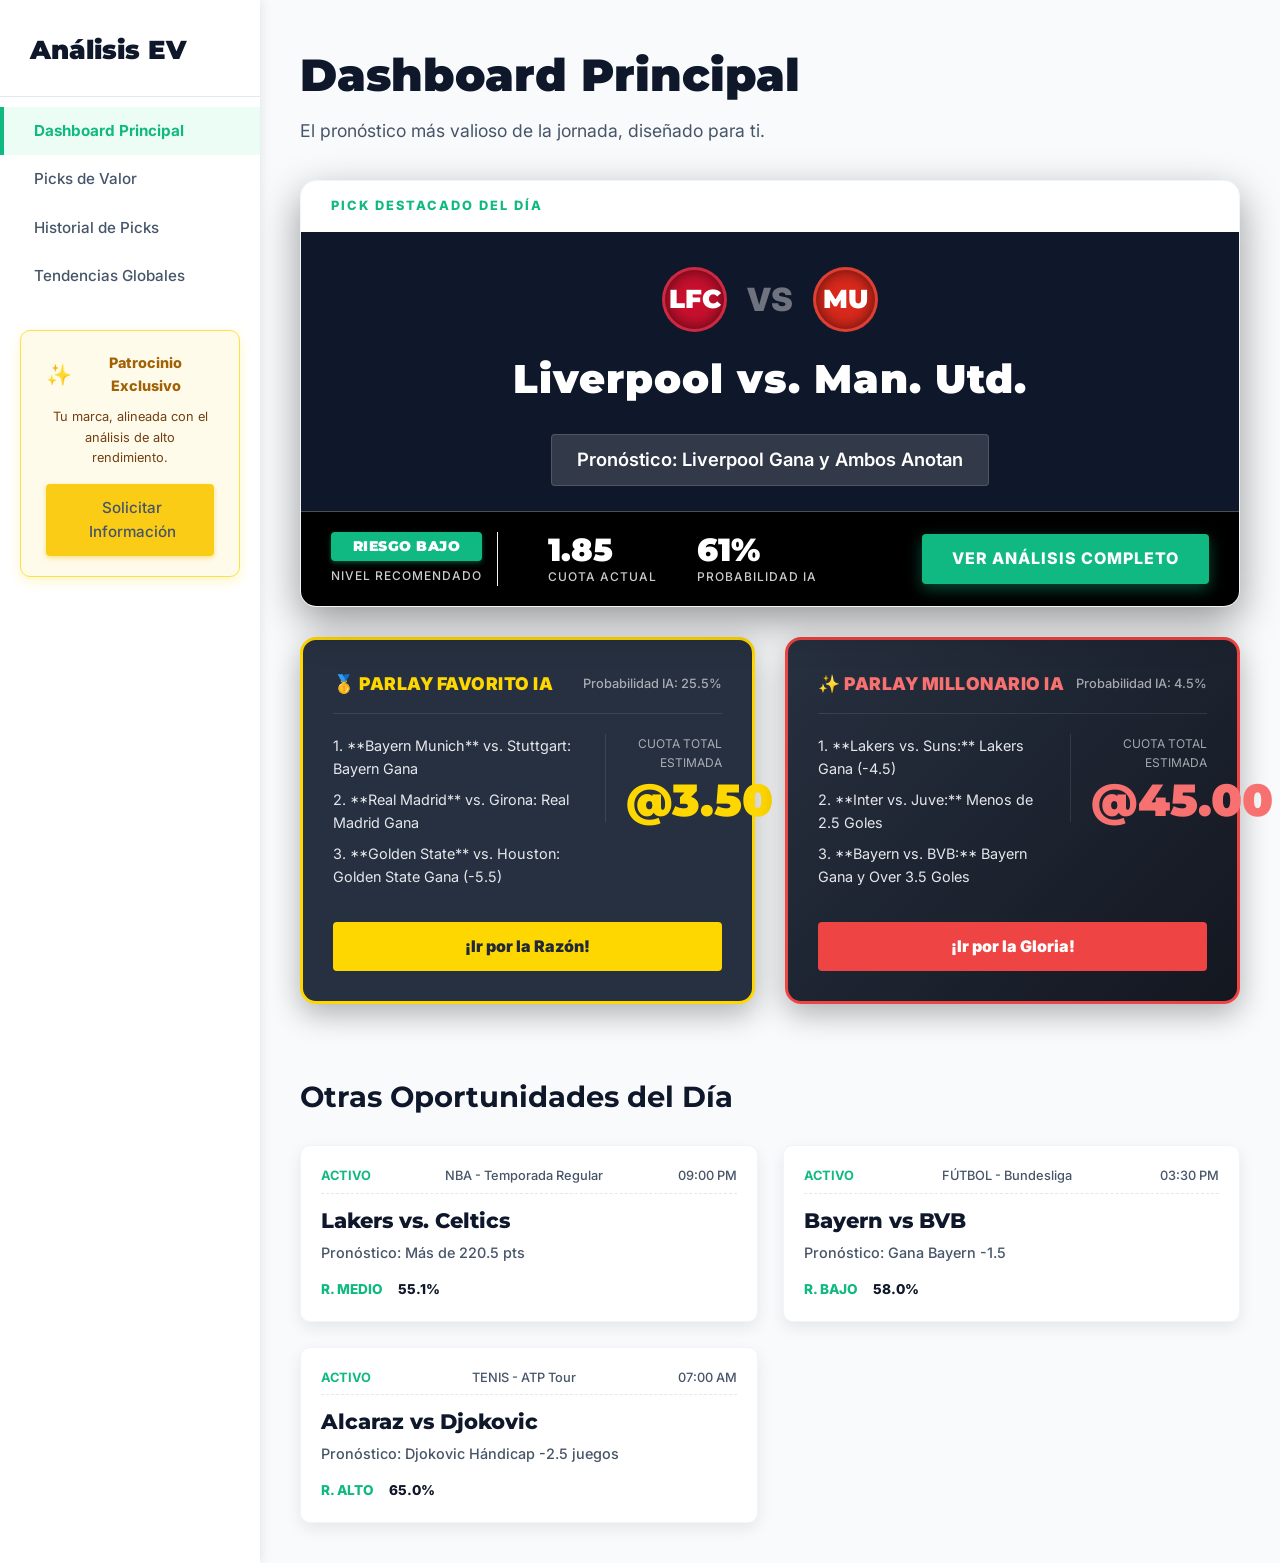
<file: index.html>
<!DOCTYPE html>
<html lang="es">
<head>
    <meta charset="UTF-8">
    <meta name="viewport" content="width=device-width, initial-scale=1.0">
    <title>Dashboard Principal - Análisis EV</title>
    <link rel="stylesheet" href="css/style.css"> 
    <link href="https://fonts.googleapis.com/css2?family=Montserrat:wght@400;700;900&family=Inter:wght@300;400;500;700;900&display=swap" rel="stylesheet">
</head>
<body>

    <div class="layout-principal">

        <div class="nav-lateral">
            <div class="nav-header">Análisis EV</div>
            
            <a href="index.html" class="activo">Dashboard Principal</a>
            <a href="picks-valor.html">Picks de Valor</a>
            <a href="historial.html">Historial de Picks</a> 
            <a href="tendencias-globales.html">Tendencias Globales</a> 
            
            <div class="widget-patrocinio">
                <div class="patrocinio-header">
                    <span class="icono-patrocinio">✨</span>
                    <p>Patrocinio Exclusivo</p>
                </div>
                <p class="patrocinio-mensaje">
                    Tu marca, alineada con el análisis de alto rendimiento.
                </p>
                <a href="mailto:contacto@tusitio.com" class="boton-patrocinio">
                    Solicitar Información
                </a>
            </div>
        </div>

        <div class="contenido-principal">
            
            <div class="header-contenido">
                <h1>Dashboard Principal</h1>
                <p>El pronóstico más valioso de la jornada, diseñado para ti.</p>
            </div>

            <div class="seccion-destacada">
                
                <div class="card hero-data-core">
                    <div class="data-core-header">
                        <span class="sub-header-pick">PICK DESTACADO DEL DÍA</span>
                        <p class="match-meta">FÚTBOL - Premier League | 08:00 PM</p>
                    </div>

                    <div class="data-core-body"> 
                        <div class="data-core-match">
                            <div class="match-teams">
                                <div class="team-badge" style="background-color: #C8102E;">LFC</div>
                                <span class="vs-text">VS</span>
                                <div class="team-badge" style="background-color: #DA291C;">MU</div>
                            </div>
                            <h2 class="match-title">Liverpool vs. Man. Utd.</h2>
                            <div class="core-pronostico">
                                Pronóstico: Liverpool Gana y Ambos Anotan
                            </div>
                        </div>
                    </div>
                    
                    <div class="data-core-metrics-bar">
                        
                        <div class="core-metrica metrica-calificacion">
                            <div class="risk-badge badge-bajo">RIESGO BAJO</div>
                            <span class="metrica-valor-label">NIVEL RECOMENDADO</span>
                        </div>
                        
                        <div class="core-metrica">
                            <span class="metrica-valor-num">1.85</span>
                            <span class="metrica-valor-label">Cuota Actual</span>
                        </div>
                        <div class="core-metrica">
                            <span class="metrica-valor-num">61%</span>
                            <span class="metrica-valor-label">PROBABILIDAD IA</span>
                        </div>
                        <a href="analisis-detalle.html" class="boton-data-core">
                            VER ANÁLISIS COMPLETO
                        </a>
                    </div>
                </div>
            </div>
            
            <div class="parlay-millonario-container parlay-grid">
                
                <div class="card parlay-ia-card parlay-favorito">
                    <div class="parlay-header">
                        <span class="parlay-badge">🥇 PARLAY FAVORITO IA</span>
                        <span class="parlay-probabilidad">Probabilidad IA: 25.5%</span>
                    </div>
                    <div class="parlay-content">
                        
                        <div class="picks-list">
                            <p class="pick-line">1. **Bayern Munich** vs. Stuttgart: Bayern Gana</p>
                            <p class="pick-line">2. **Real Madrid** vs. Girona: Real Madrid Gana</p>
                            <p class="pick-line">3. **Golden State** vs. Houston: Golden State Gana (-5.5)</p>
                        </div>
                        
                        <div class="parlay-total">
                            <span class="parlay-cuota-label">CUOTA TOTAL ESTIMADA</span>
                            <span class="parlay-cuota-valor">@3.50</span>
                        </div>
                    </div>
                    <a href="#" class="boton-parlay-ia">¡Ir por la Razón!</a>
                </div>

                <div class="card parlay-ia-card parlay-millonario">
                    <div class="parlay-header">
                        <span class="parlay-badge">✨ PARLAY MILLONARIO IA</span>
                        <span class="parlay-probabilidad">Probabilidad IA: 4.5%</span>
                    </div>
                    <div class="parlay-content">
                        
                        <div class="picks-list">
                            <p class="pick-line">1. **Lakers vs. Suns:** Lakers Gana (-4.5)</p>
                            <p class="pick-line">2. **Inter vs. Juve:** Menos de 2.5 Goles</p>
                            <p class="pick-line">3. **Bayern vs. BVB:** Bayern Gana y Over 3.5 Goles</p>
                        </div>
                        
                        <div class="parlay-total">
                            <span class="parlay-cuota-label">CUOTA TOTAL ESTIMADA</span>
                            <span class="parlay-cuota-valor">@45.00</span>
                        </div>
                    </div>
                    <a href="#" class="boton-parlay-ia">¡Ir por la Gloria!</a>
                </div>

            </div>


            <div class="seccion-destacada-secundaria">
                <h2 style="font-size: 1.8em; margin-bottom: 20px; margin-top: 40px;">Otras Oportunidades del Día</h2>
                <div class="picks-destacados-grid">
                    
                    <div class="card pick-destacado-card pick-pendiente">
                        <div class="pick-destacado-header"><span class="status-pendiente">ACTIVO</span><span>NBA - Temporada Regular</span><span>09:00 PM</span></div>
                        <div class="pick-destacado-body">
                            <h3>Lakers vs. Celtics</h3>
                            <div class="pick-destacado-pronostico">Pronóstico: Más de 220.5 pts</div>
                            <div class="pick-destacado-metricas">
                                <div class="pick-destacado-metrica positivo"><strong>R. MEDIO</strong></div>
                                <div class="pick-destacado-metrica"><strong>55.1%</strong></div>
                            </div>
                        </div>
                    </div>
                    
                    <div class="card pick-destacado-card pick-pendiente">
                        <div class="pick-destacado-header"><span class="status-pendiente">ACTIVO</span><span>FÚTBOL - Bundesliga</span><span>03:30 PM</span></div>
                        <div class="pick-destacado-body">
                            <h3>Bayern vs BVB</h3>
                            <div class="pick-destacado-pronostico">Pronóstico: Gana Bayern -1.5</div>
                            <div class="pick-destacado-metricas">
                                <div class="pick-destacado-metrica positivo"><strong>R. BAJO</strong></div>
                                <div class="pick-destacado-metrica"><strong>58.0%</strong></div>
                            </div>
                        </div>
                    </div>
                    
                    <div class="card pick-destacado-card pick-pendiente">
                        <div class="pick-destacado-header"><span class="status-pendiente">ACTIVO</span><span>TENIS - ATP Tour</span><span>07:00 AM</span></div>
                        <div class="pick-destacado-body">
                            <h3>Alcaraz vs Djokovic</h3>
                            <div class="pick-destacado-pronostico">Pronóstico: Djokovic Hándicap -2.5 juegos</div>
                            <div class="pick-destacado-metricas">
                                <div class="pick-destacado-metrica positivo"><strong>R. ALTO</strong></div>
                                <div class="pick-destacado-metrica"><strong>65.0%</strong></div>
                            </div>
                        </div>
                    </div>
                    
                </div>
            </div>
            
        </div>
    </div>
<script src="scripts.js"></script>
</body>
</html>
</file>
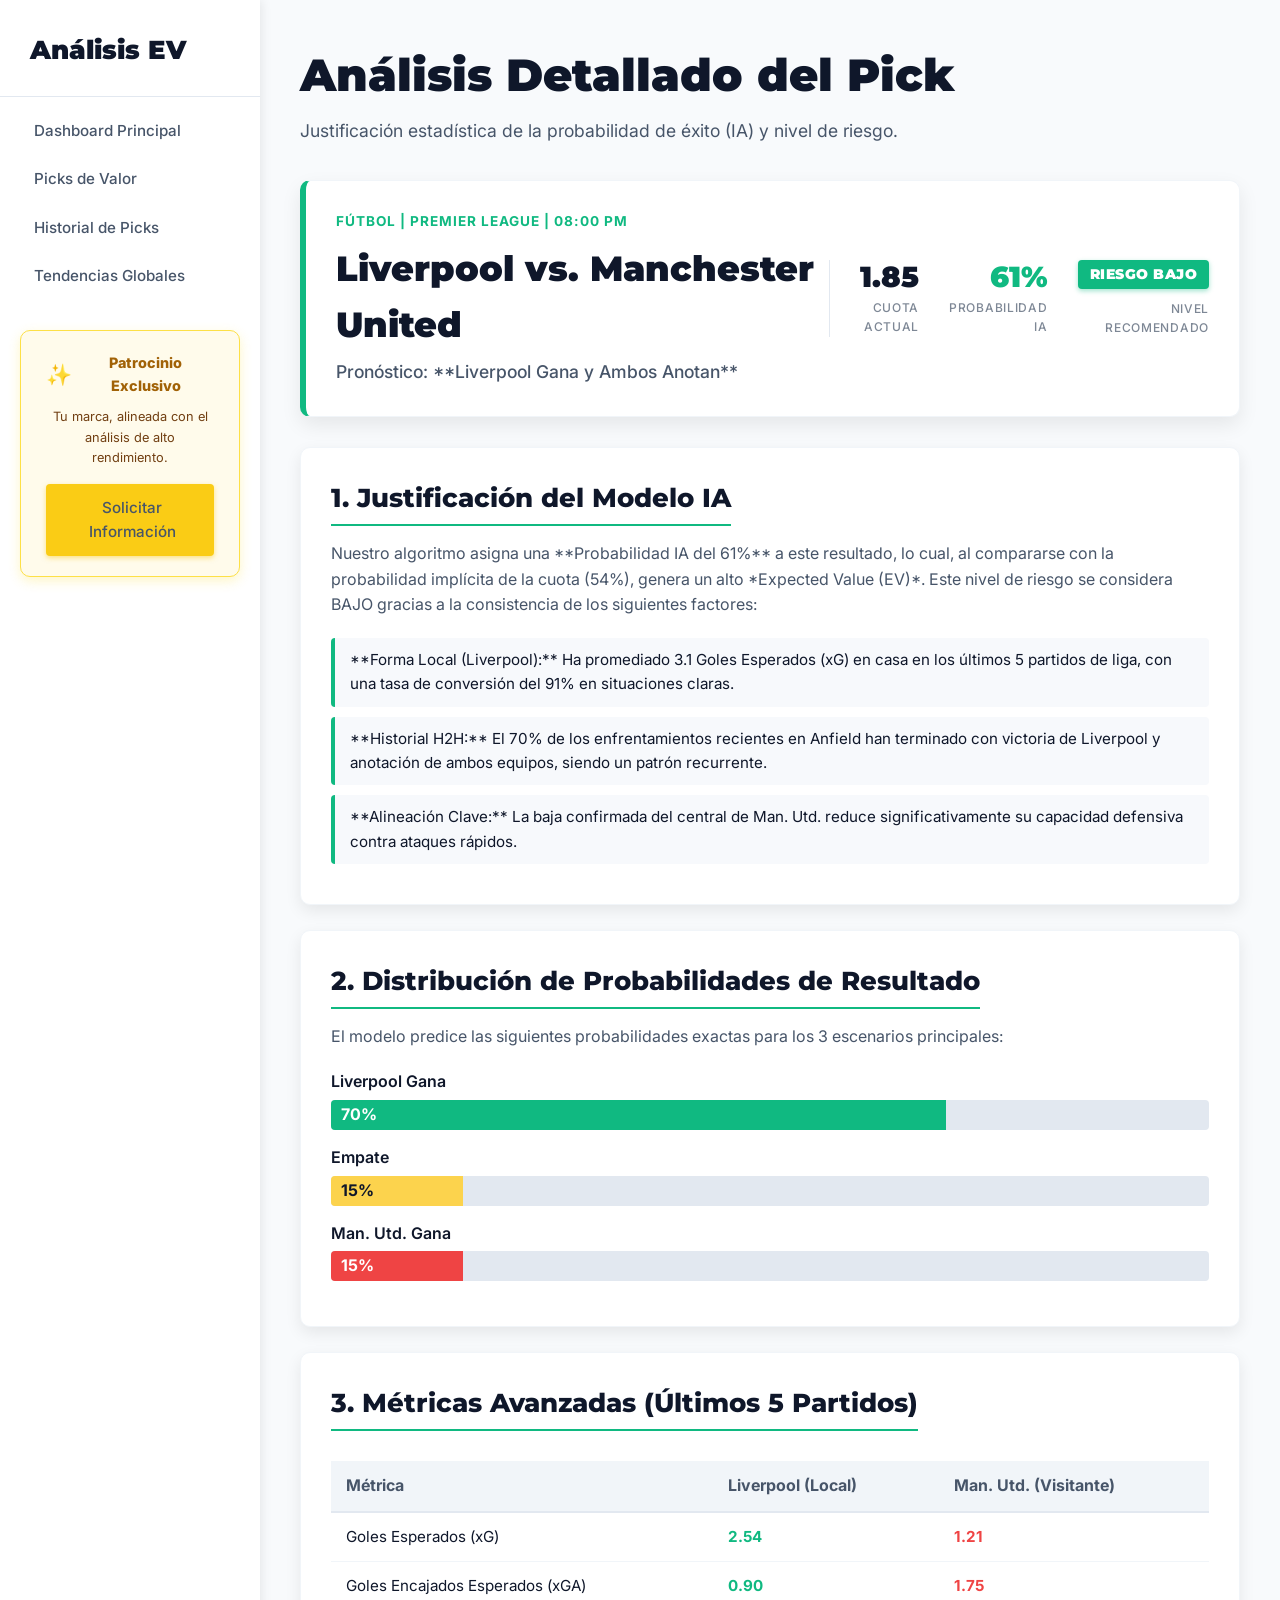
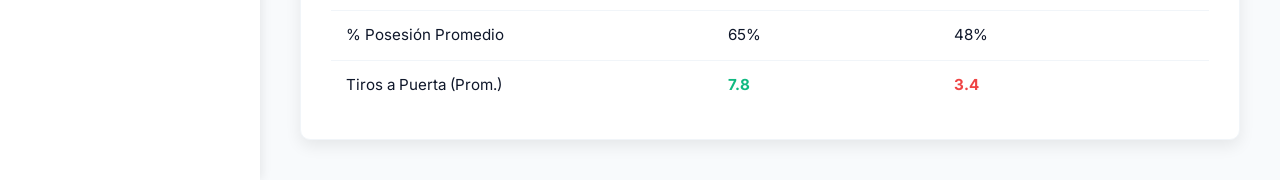
<file: analisis-detalle.html>
<!DOCTYPE html>
<html lang="es">
<head>
    <meta charset="UTF-8">
    <meta name="viewport" content="width=device-width, initial-scale=1.0">
    <title>Análisis Detallado - Liverpool vs Man. Utd.</title>
    <link rel="stylesheet" href="css/style.css"> 
    <link href="https://fonts.googleapis.com/css2?family=Montserrat:wght@400;700;900&family=Inter:wght@300;400;500;700;900&display=swap" rel="stylesheet">
</head>
<body>

    <div class="layout-principal">

        <div class="nav-lateral">
            <div class="nav-header">Análisis EV</div>
            
            <a href="index.html">Dashboard Principal</a>
            <a href="picks-valor.html">Picks de Valor</a>
            <a href="historial.html">Historial de Picks</a> 
            <a href="tendencias-globales.html">Tendencias Globales</a> 
            
            <div class="widget-patrocinio">
                <div class="patrocinio-header">
                    <span class="icono-patrocinio">✨</span>
                    <p>Patrocinio Exclusivo</p>
                </div>
                <p class="patrocinio-mensaje">
                    Tu marca, alineada con el análisis de alto rendimiento.
                </p>
                <a href="mailto:contacto@tusitio.com" class="boton-patrocinio">
                    Solicitar Información
                </a>
            </div>
        </div>

        <div class="contenido-principal">
            
            <div class="header-contenido">
                <h1>Análisis Detallado del Pick</h1>
                <p>Justificación estadística de la probabilidad de éxito (IA) y nivel de riesgo.</p>
            </div>

            <div class="card detalle-hero-header">
                <div class="detalle-partido-info">
                    <span class="detalle-liga">FÚTBOL | Premier League | 08:00 PM</span>
                    <h2 class="detalle-titulo">Liverpool vs. Manchester United</h2>
                    <p class="detalle-pronostico">Pronóstico: **Liverpool Gana y Ambos Anotan**</p>
                </div>
                
                <div class="detalle-metricas-resumen">
                    <div class="resumen-metrica">
                        <span class="resumen-valor-num">1.85</span>
                        <span class="resumen-valor-label">Cuota Actual</span>
                    </div>
                    <div class="resumen-metrica">
                        <span class="resumen-valor-num is-ia">61%</span>
                        <span class="resumen-valor-label">PROBABILIDAD IA</span>
                    </div>
                    <div class="resumen-metrica">
                        <div class="risk-badge badge-bajo">RIESGO BAJO</div>
                        <span class="resumen-valor-label">NIVEL RECOMENDADO</span>
                    </div>
                </div>
            </div>

            <div class="detalle-cuerpo-analisis">
                
                <div class="card detalle-seccion">
                    <h3 class="seccion-titulo">1. Justificación del Modelo IA</h3>
                    <p class="seccion-parrafo">
                        Nuestro algoritmo asigna una **Probabilidad IA del 61%** a este resultado, lo cual, al compararse con la probabilidad implícita de la cuota (54%), genera un alto *Expected Value (EV)*. Este nivel de riesgo se considera BAJO gracias a la consistencia de los siguientes factores:
                    </p>
                    <ul class="lista-justificacion">
                        <li>**Forma Local (Liverpool):** Ha promediado 3.1 Goles Esperados (xG) en casa en los últimos 5 partidos de liga, con una tasa de conversión del 91% en situaciones claras.</li>
                        <li>**Historial H2H:** El 70% de los enfrentamientos recientes en Anfield han terminado con victoria de Liverpool y anotación de ambos equipos, siendo un patrón recurrente.</li>
                        <li>**Alineación Clave:** La baja confirmada del central de Man. Utd. reduce significativamente su capacidad defensiva contra ataques rápidos.</li>
                    </ul>
                </div>

                <div class="card detalle-seccion">
                    <h3 class="seccion-titulo">2. Distribución de Probabilidades de Resultado</h3>
                    <p class="seccion-parrafo">
                        El modelo predice las siguientes probabilidades exactas para los 3 escenarios principales:
                    </p>
                    <div class="grafico-probabilidad">
                        <div class="probabilidad-item">
                            <span class="label">Liverpool Gana</span>
                            <div class="barra-contenedor">
                                <div class="barra barra-local" style="width: 70%;">70%</div>
                            </div>
                        </div>
                        <div class="probabilidad-item">
                            <span class="label">Empate</span>
                            <div class="barra-contenedor">
                                <div class="barra barra-empate" style="width: 15%;">15%</div>
                            </div>
                        </div>
                        <div class="probabilidad-item">
                            <span class="label">Man. Utd. Gana</span>
                            <div class="barra-contenedor">
                                <div class="barra barra-visitante" style="width: 15%;">15%</div>
                            </div>
                        </div>
                    </div>
                </div>

                <div class="card detalle-seccion">
                    <h3 class="seccion-titulo">3. Métricas Avanzadas (Últimos 5 Partidos)</h3>
                    <table class="tabla-metricas">
                        <thead>
                            <tr>
                                <th>Métrica</th>
                                <th>Liverpool (Local)</th>
                                <th>Man. Utd. (Visitante)</th>
                            </tr>
                        </thead>
                        <tbody>
                            <tr>
                                <td>Goles Esperados (xG)</td>
                                <td class="positivo">2.54</td>
                                <td class="negativo">1.21</td>
                            </tr>
                            <tr>
                                <td>Goles Encajados Esperados (xGA)</td>
                                <td class="positivo">0.90</td>
                                <td class="negativo">1.75</td>
                            </tr>
                            <tr>
                                <td>% Posesión Promedio</td>
                                <td>65%</td>
                                <td>48%</td>
                            </tr>
                            <tr>
                                <td>Tiros a Puerta (Prom.)</td>
                                <td class="positivo">7.8</td>
                                <td class="negativo">3.4</td>
                            </tr>
                        </tbody>
                    </table>
                </div>
                
            </div>
            
        </div>
    </div>
</body>
</html>
</file>
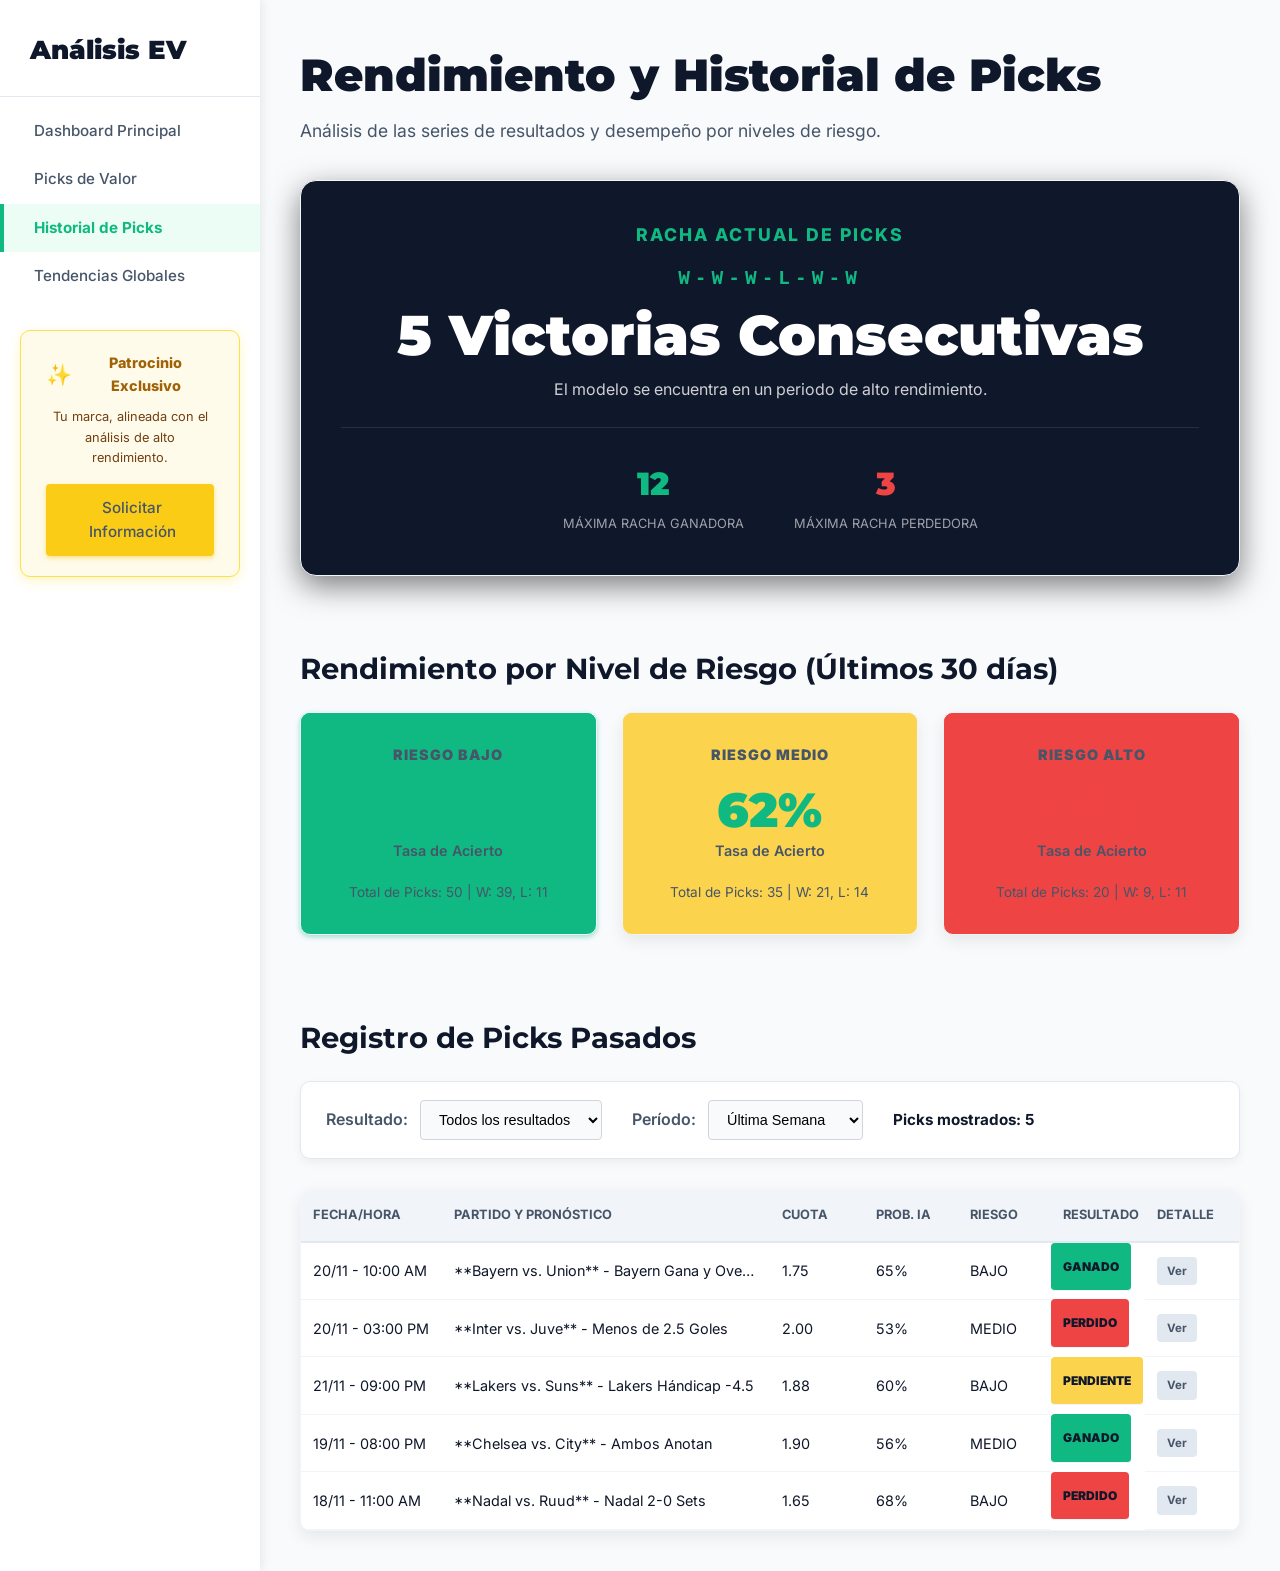
<file: historial.html>
<!DOCTYPE html>
<html lang="es">
<head>
    <meta charset="UTF-8">
    <meta name="viewport" content="width=device-width, initial-scale=1.0">
    <title>Historial de Picks - Análisis EV</title>
    <link rel="stylesheet" href="css/style.css"> 
    <link href="https://fonts.googleapis.com/css2?family=Montserrat:wght@400;700;900&family=Inter:wght@300;400;500;700;900&display=swap" rel="stylesheet">
</head>
<body>

    <div class="layout-principal">

        <div class="nav-lateral">
            <div class="nav-header">Análisis EV</div>
            
            <a href="index.html">Dashboard Principal</a>
            <a href="picks-valor.html">Picks de Valor</a>
            <a href="historial.html" class="activo">Historial de Picks</a> 
            <a href="tendencias-globales.html">Tendencias Globales</a> 
            
            <div class="widget-patrocinio">
                <div class="patrocinio-header">
                    <span class="icono-patrocinio">✨</span>
                    <p>Patrocinio Exclusivo</p>
                </div>
                <p class="patrocinio-mensaje">
                    Tu marca, alineada con el análisis de alto rendimiento.
                </p>
                <a href="mailto:contacto@tusitio.com" class="boton-patrocinio">
                    Solicitar Información
                </a>
            </div>
        </div>

        <div class="contenido-principal">
            
            <div class="header-contenido">
                <h1>Rendimiento y Historial de Picks</h1>
                <p>Análisis de las series de resultados y desempeño por niveles de riesgo.</p>
            </div>
            
            <div class="card racha-hero-card" style="margin-bottom: 30px;">
                <div class="racha-titulo">Racha Actual de Picks</div>
                <div class="racha-principal">
                    <span class="racha-contador positivo">W-W-W-L-W-W</span>
                    <h2 class="racha-resultado">5 Victorias Consecutivas</h2>
                    <p class="racha-mensaje">El modelo se encuentra en un periodo de alto rendimiento.</p>
                </div>
                <div class="racha-datos-historicos">
                    <div class="dato-historico-item">
                        <span class="historico-valor">12</span>
                        <span class="historico-label">Máxima Racha Ganadora</span>
                    </div>
                    <div class="dato-historico-item">
                        <span class="historico-valor negativo">3</span>
                        <span class="historico-label">Máxima Racha Perdedora</span>
                    </div>
                </div>
            </div>

            <h2 style="font-size: 1.8em; margin-top: 40px; margin-bottom: 20px;">Rendimiento por Nivel de Riesgo (Últimos 30 días)</h2>

            <div class="grid-rendimiento-riesgo" style="margin-bottom: 40px;">
                
                <div class="card rendimiento-card badge-bajo">
                    <div class="rendimiento-header">RIESGO BAJO</div>
                    <div class="rendimiento-metricas">
                        <span class="metricas-valor positivo">78%</span>
                        <span class="metricas-label">Tasa de Acierto</span>
                    </div>
                    <div class="rendimiento-detalle">
                        <p>Total de Picks: 50 | W: 39, L: 11</p>
                    </div>
                </div>

                <div class="card rendimiento-card badge-medio">
                    <div class="rendimiento-header">RIESGO MEDIO</div>
                    <div class="rendimiento-metricas">
                        <span class="metricas-valor positivo">62%</span>
                        <span class="metricas-label">Tasa de Acierto</span>
                    </div>
                    <div class="rendimiento-detalle">
                        <p>Total de Picks: 35 | W: 21, L: 14</p>
                    </div>
                </div>
                
                <div class="card rendimiento-card badge-alto">
                    <div class="rendimiento-header">RIESGO ALTO</div>
                    <div class="rendimiento-metricas">
                        <span class="metricas-valor negativo">45%</span>
                        <span class="metricas-label">Tasa de Acierto</span>
                    </div>
                    <div class="rendimiento-detalle">
                        <p>Total de Picks: 20 | W: 9, L: 11</p>
                    </div>
                </div>
                
            </div>
            
            <h2 style="font-size: 1.8em; margin-top: 40px; margin-bottom: 20px;">Registro de Picks Pasados</h2>
            <div class="filtros-picks-container historial-filtros">
                <div class="filtro-deporte">
                    <label for="filtro-resultado">Resultado:</label>
                    <select id="filtro-resultado" class="input-estilizado">
                        <option value="todos">Todos los resultados</option>
                        <option value="ganado">Ganado</option>
                        <option value="perdido">Perdido</option>
                        <option value="pendiente">Pendiente</option>
                    </select>
                </div>
                <div class="filtro-liga">
                    <label for="filtro-fecha">Período:</label>
                    <select id="filtro-fecha" class="input-estilizado">
                        <option value="semana">Última Semana</option>
                        <option value="mes">Último Mes</option>
                        <option value="trimestre">Último Trimestre</option>
                    </select>
                </div>
                <div class="info-adicional">
                    <p>Picks mostrados: **50**</p>
                </div>
            </div>

            <div class="card tabla-historial-contenedor">
                <table class="tabla-historial">
                    <thead>
                        <tr>
                            <th>Fecha/Hora</th>
                            <th>Partido y Pronóstico</th>
                            <th>Cuota</th>
                            <th>Prob. IA</th>
                            <th>Riesgo</th>
                            <th>Resultado</th>
                            <th>Detalle</th>
                        </tr>
                    </thead>
                    <tbody>
                        <tr class="pick-ganado">
                            <td>20/11 - 10:00 AM</td>
                            <td>**Bayern vs. Union** - Bayern Gana y Over 3.5</td>
                            <td>1.75</td>
                            <td>65%</td>
                            <td>BAJO</td>
                            <td class="resultado-badge badge-ganado">GANADO</td>
                            <td><a href="analisis-detalle.html" class="boton-detalle-tabla">Ver</a></td>
                        </tr>
                        <tr class="pick-perdido">
                            <td>20/11 - 03:00 PM</td>
                            <td>**Inter vs. Juve** - Menos de 2.5 Goles</td>
                            <td>2.00</td>
                            <td>53%</td>
                            <td>MEDIO</td>
                            <td class="resultado-badge badge-perdido">PERDIDO</td>
                            <td><a href="analisis-detalle.html" class="boton-detalle-tabla">Ver</a></td>
                        </tr>
                        <tr class="pick-pendiente">
                            <td>21/11 - 09:00 PM</td>
                            <td>**Lakers vs. Suns** - Lakers Hándicap -4.5</td>
                            <td>1.88</td>
                            <td>60%</td>
                            <td>BAJO</td>
                            <td class="resultado-badge badge-pendiente">PENDIENTE</td>
                            <td><a href="analisis-detalle.html" class="boton-detalle-tabla">Ver</a></td>
                        </tr>
                        <tr class="pick-ganado">
                            <td>19/11 - 08:00 PM</td>
                            <td>**Chelsea vs. City** - Ambos Anotan</td>
                            <td>1.90</td>
                            <td>56%</td>
                            <td>MEDIO</td>
                            <td class="resultado-badge badge-ganado">GANADO</td>
                            <td><a href="analisis-detalle.html" class="boton-detalle-tabla">Ver</a></td>
                        </tr>
                         <tr class="pick-perdido">
                            <td>18/11 - 11:00 AM</td>
                            <td>**Nadal vs. Ruud** - Nadal 2-0 Sets</td>
                            <td>1.65</td>
                            <td>68%</td>
                            <td>BAJO</td>
                            <td class="resultado-badge badge-perdido">PERDIDO</td>
                            <td><a href="analisis-detalle.html" class="boton-detalle-tabla">Ver</a></td>
                        </tr>
                    </tbody>
                </table>
            </div>
            
        </div>
    </div>
<script src="scripts.js"></script>
</body>
</html>
</file>
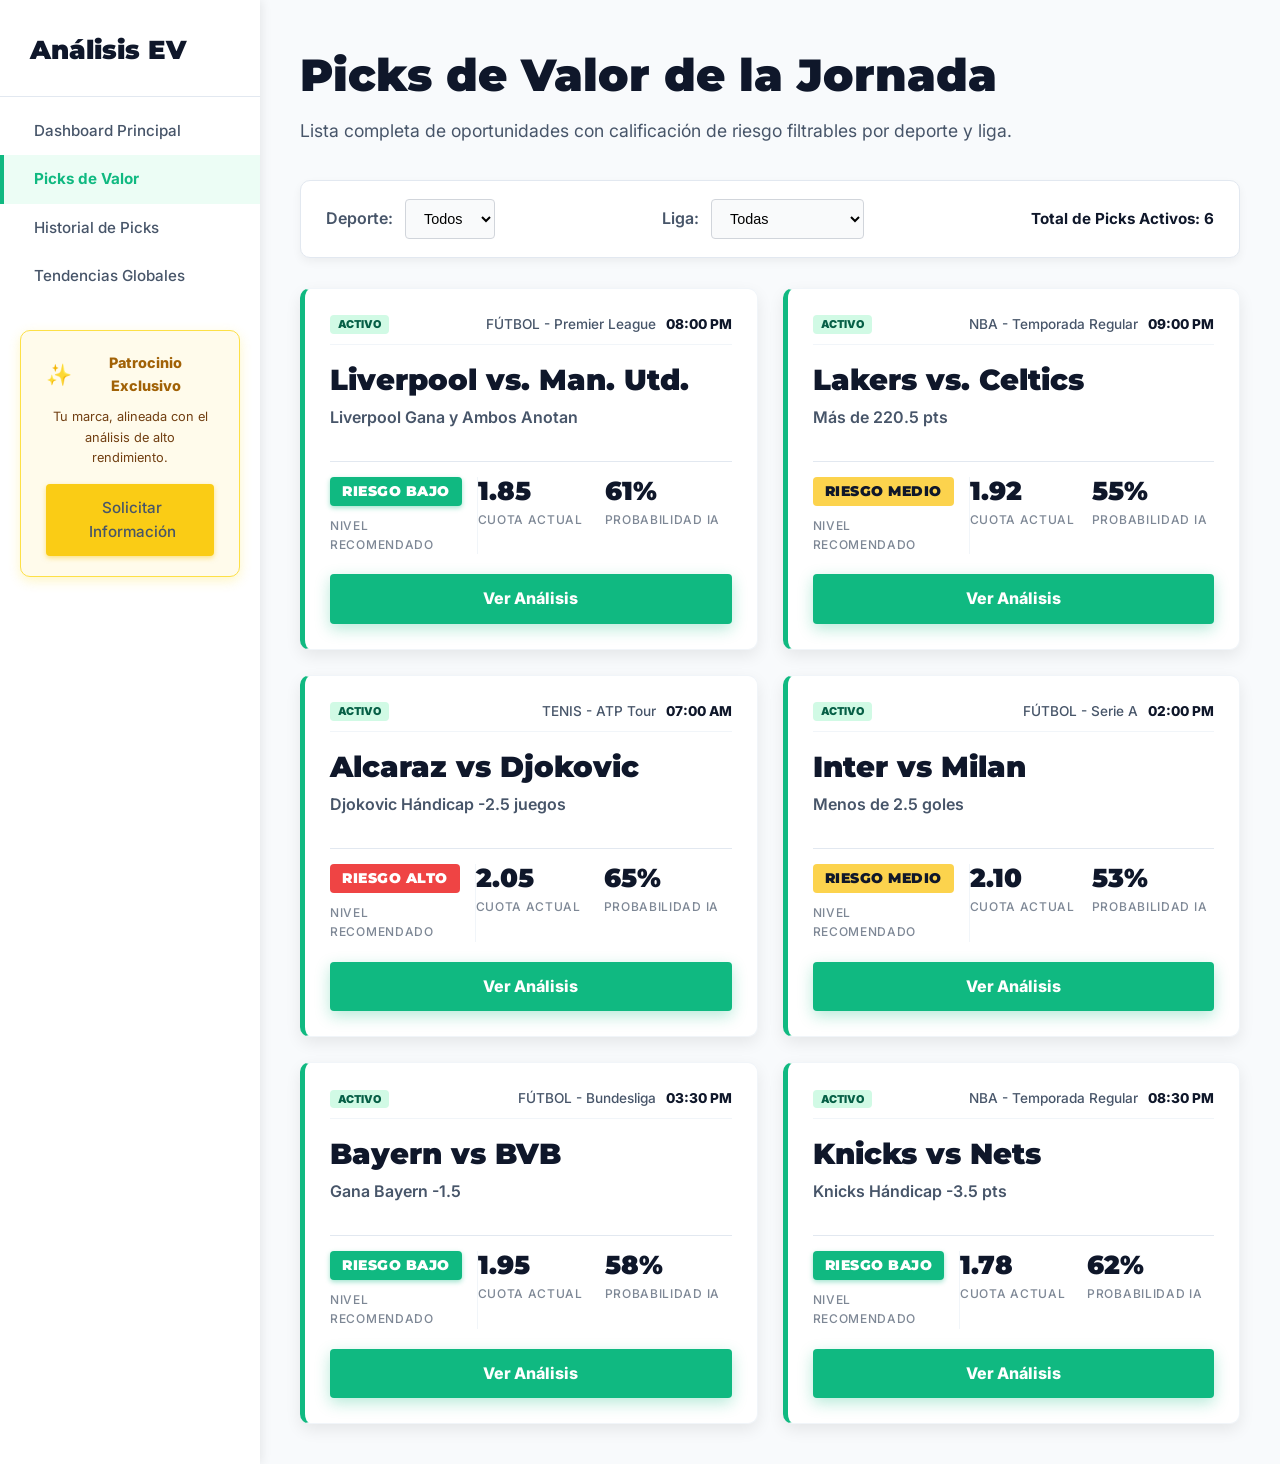
<file: picks-valor.html>
<!DOCTYPE html>
<html lang="es">
<head>
    <meta charset="UTF-8">
    <meta name="viewport" content="width=device-width, initial-scale=1.0">
    <title>Picks de Valor - Lista Completa</title>
    <link rel="stylesheet" href="css/style.css"> 
    <link href="https://fonts.googleapis.com/css2?family=Montserrat:wght@400;700;900&family=Inter:wght@300;400;500;700;900&display=swap" rel="stylesheet">
</head>
<body>

    <div class="layout-principal">

        <div class="nav-lateral">
            <div class="nav-header">Análisis EV</div>
            
            <a href="index.html">Dashboard Principal</a>
            <a href="picks-valor.html" class="activo">Picks de Valor</a>
            <a href="historial.html">Historial de Picks</a> 
            <a href="tendencias-globales.html">Tendencias Globales</a> 
            
            <div class="widget-patrocinio">
                <div class="patrocinio-header">
                    <span class="icono-patrocinio">✨</span>
                    <p>Patrocinio Exclusivo</p>
                </div>
                <p class="patrocinio-mensaje">
                    Tu marca, alineada con el análisis de alto rendimiento.
                </p>
                <a href="mailto:contacto@tusitio.com" class="boton-patrocinio">
                    Solicitar Información
                </a>
            </div>
        </div>

        <div class="contenido-principal">
            
            <div class="header-contenido">
                <h1>Picks de Valor de la Jornada</h1>
                <p>Lista completa de oportunidades con calificación de riesgo filtrables por deporte y liga.</p>
            </div>

            <div class="filtros-picks-container">
                <div class="filtro-deporte">
                    <label for="filtro-deporte">Deporte:</label>
                    <select id="filtro-deporte" class="input-estilizado">
                        <option value="todos">Todos</option>
                        <option value="futbol">Fútbol</option>
                        <option value="nba">NBA</option>
                        <option value="tenis">Tenis</option>
                    </select>
                </div>
                <div class="filtro-liga">
                    <label for="filtro-liga">Liga:</label>
                    <select id="filtro-liga" class="input-estilizado">
                        <option value="todos">Todas</option>
                        <option value="pl">Premier League</option>
                        <option value="bundesliga">Bundesliga</option>
                        <option value="seriea">Serie A</option>
                    </select>
                </div>
                <div class="info-adicional">
                    <p>Total de Picks Activos: **12**</p>
                </div>
            </div>

            <div class="picks-grid-completo">

                <div class="card pick-list-card pick-pendiente">
                    <div class="card-metadatos">
                        <div class="card-status status-pendiente">ACTIVO</div>
                        <span class="liga">FÚTBOL - Premier League</span>
                        <span class="hora">08:00 PM</span>
                    </div>
                    <div class="card-principal">
                        <h3 class="partido">Liverpool vs. Man. Utd.</h3>
                        <p class="pronostico">Liverpool Gana y Ambos Anotan</p>
                    </div>
                    <div class="card-metricas">
                        <div class="metrica metrica-calificacion">
                            <div class="risk-badge badge-bajo">RIESGO BAJO</div>
                            <span class="valor-label">NIVEL RECOMENDADO</span>
                        </div>
                        <div class="metrica">
                            <span class="valor-num">1.85</span>
                            <span class="valor-label">Cuota Actual</span>
                        </div>
                        <div class="metrica">
                            <span class="valor-num">61%</span>
                            <span class="valor-label">PROBABILIDAD IA</span>
                        </div>
                    </div>
                    <a href="analisis-detalle.html" class="boton-analisis">Ver Análisis</a>
                </div>

                <div class="card pick-list-card pick-pendiente">
                    <div class="card-metadatos">
                        <div class="card-status status-pendiente">ACTIVO</div>
                        <span class="liga">NBA - Temporada Regular</span>
                        <span class="hora">09:00 PM</span>
                    </div>
                    <div class="card-principal">
                        <h3 class="partido">Lakers vs. Celtics</h3>
                        <p class="pronostico">Más de 220.5 pts</p>
                    </div>
                    <div class="card-metricas">
                         <div class="metrica metrica-calificacion">
                            <div class="risk-badge badge-medio">RIESGO MEDIO</div>
                            <span class="valor-label">NIVEL RECOMENDADO</span>
                        </div>
                        <div class="metrica">
                            <span class="valor-num">1.92</span>
                            <span class="valor-label">Cuota Actual</span>
                        </div>
                        <div class="metrica">
                            <span class="valor-num">55%</span>
                            <span class="valor-label">PROBABILIDAD IA</span>
                        </div>
                    </div>
                    <a href="analisis-detalle.html" class="boton-analisis">Ver Análisis</a>
                </div>

                <div class="card pick-list-card pick-pendiente">
                    <div class="card-metadatos">
                        <div class="card-status status-pendiente">ACTIVO</div>
                        <span class="liga">TENIS - ATP Tour</span>
                        <span class="hora">07:00 AM</span>
                    </div>
                    <div class="card-principal">
                        <h3 class="partido">Alcaraz vs Djokovic</h3>
                        <p class="pronostico">Djokovic Hándicap -2.5 juegos</p>
                    </div>
                    <div class="card-metricas">
                         <div class="metrica metrica-calificacion">
                            <div class="risk-badge badge-alto">RIESGO ALTO</div>
                            <span class="valor-label">NIVEL RECOMENDADO</span>
                        </div>
                        <div class="metrica">
                            <span class="valor-num">2.05</span>
                            <span class="valor-label">Cuota Actual</span>
                        </div>
                        <div class="metrica">
                            <span class="valor-num">65%</span>
                            <span class="valor-label">PROBABILIDAD IA</span>
                        </div>
                    </div>
                    <a href="analisis-detalle.html" class="boton-analisis">Ver Análisis</a>
                </div>
                
                <div class="card pick-list-card pick-pendiente">
                    <div class="card-metadatos">
                        <div class="card-status status-pendiente">ACTIVO</div>
                        <span class="liga">FÚTBOL - Serie A</span>
                        <span class="hora">02:00 PM</span>
                    </div>
                    <div class="card-principal">
                        <h3 class="partido">Inter vs Milan</h3>
                        <p class="pronostico">Menos de 2.5 goles</p>
                    </div>
                    <div class="card-metricas">
                         <div class="metrica metrica-calificacion">
                            <div class="risk-badge badge-medio">RIESGO MEDIO</div>
                            <span class="valor-label">NIVEL RECOMENDADO</span>
                        </div>
                        <div class="metrica">
                            <span class="valor-num">2.10</span>
                            <span class="valor-label">Cuota Actual</span>
                        </div>
                        <div class="metrica">
                            <span class="valor-num">53%</span>
                            <span class="valor-label">PROBABILIDAD IA</span>
                        </div>
                    </div>
                    <a href="analisis-detalle.html" class="boton-analisis">Ver Análisis</a>
                </div>
                
                <div class="card pick-list-card pick-pendiente">
                    <div class="card-metadatos">
                        <div class="card-status status-pendiente">ACTIVO</div>
                        <span class="liga">FÚTBOL - Bundesliga</span>
                        <span class="hora">03:30 PM</span>
                    </div>
                    <div class="card-principal">
                        <h3 class="partido">Bayern vs BVB</h3>
                        <p class="pronostico">Gana Bayern -1.5</p>
                    </div>
                    <div class="card-metricas">
                         <div class="metrica metrica-calificacion">
                            <div class="risk-badge badge-bajo">RIESGO BAJO</div>
                            <span class="valor-label">NIVEL RECOMENDADO</span>
                        </div>
                        <div class="metrica">
                            <span class="valor-num">1.95</span>
                            <span class="valor-label">Cuota Actual</span>
                        </div>
                        <div class="metrica">
                            <span class="valor-num">58%</span>
                            <span class="valor-label">PROBABILIDAD IA</span>
                        </div>
                    </div>
                    <a href="analisis-detalle.html" class="boton-analisis">Ver Análisis</a>
                </div>

                <div class="card pick-list-card pick-pendiente">
                    <div class="card-metadatos">
                        <div class="card-status status-pendiente">ACTIVO</div>
                        <span class="liga">NBA - Temporada Regular</span>
                        <span class="hora">08:30 PM</span>
                    </div>
                    <div class="card-principal">
                        <h3 class="partido">Knicks vs Nets</h3>
                        <p class="pronostico">Knicks Hándicap -3.5 pts</p>
                    </div>
                    <div class="card-metricas">
                         <div class="metrica metrica-calificacion">
                            <div class="risk-badge badge-bajo">RIESGO BAJO</div>
                            <span class="valor-label">NIVEL RECOMENDADO</span>
                        </div>
                        <div class="metrica">
                            <span class="valor-num">1.78</span>
                            <span class="valor-label">Cuota Actual</span>
                        </div>
                        <div class="metrica">
                            <span class="valor-num">62%</span>
                            <span class="valor-label">PROBABILIDAD IA</span>
                        </div>
                    </div>
                    <a href="analisis-detalle.html" class="boton-analisis">Ver Análisis</a>
                </div>

            </div>
            
        </div>
    </div>
<script src="scripts.js"></script>
</body>
</html>
</file>
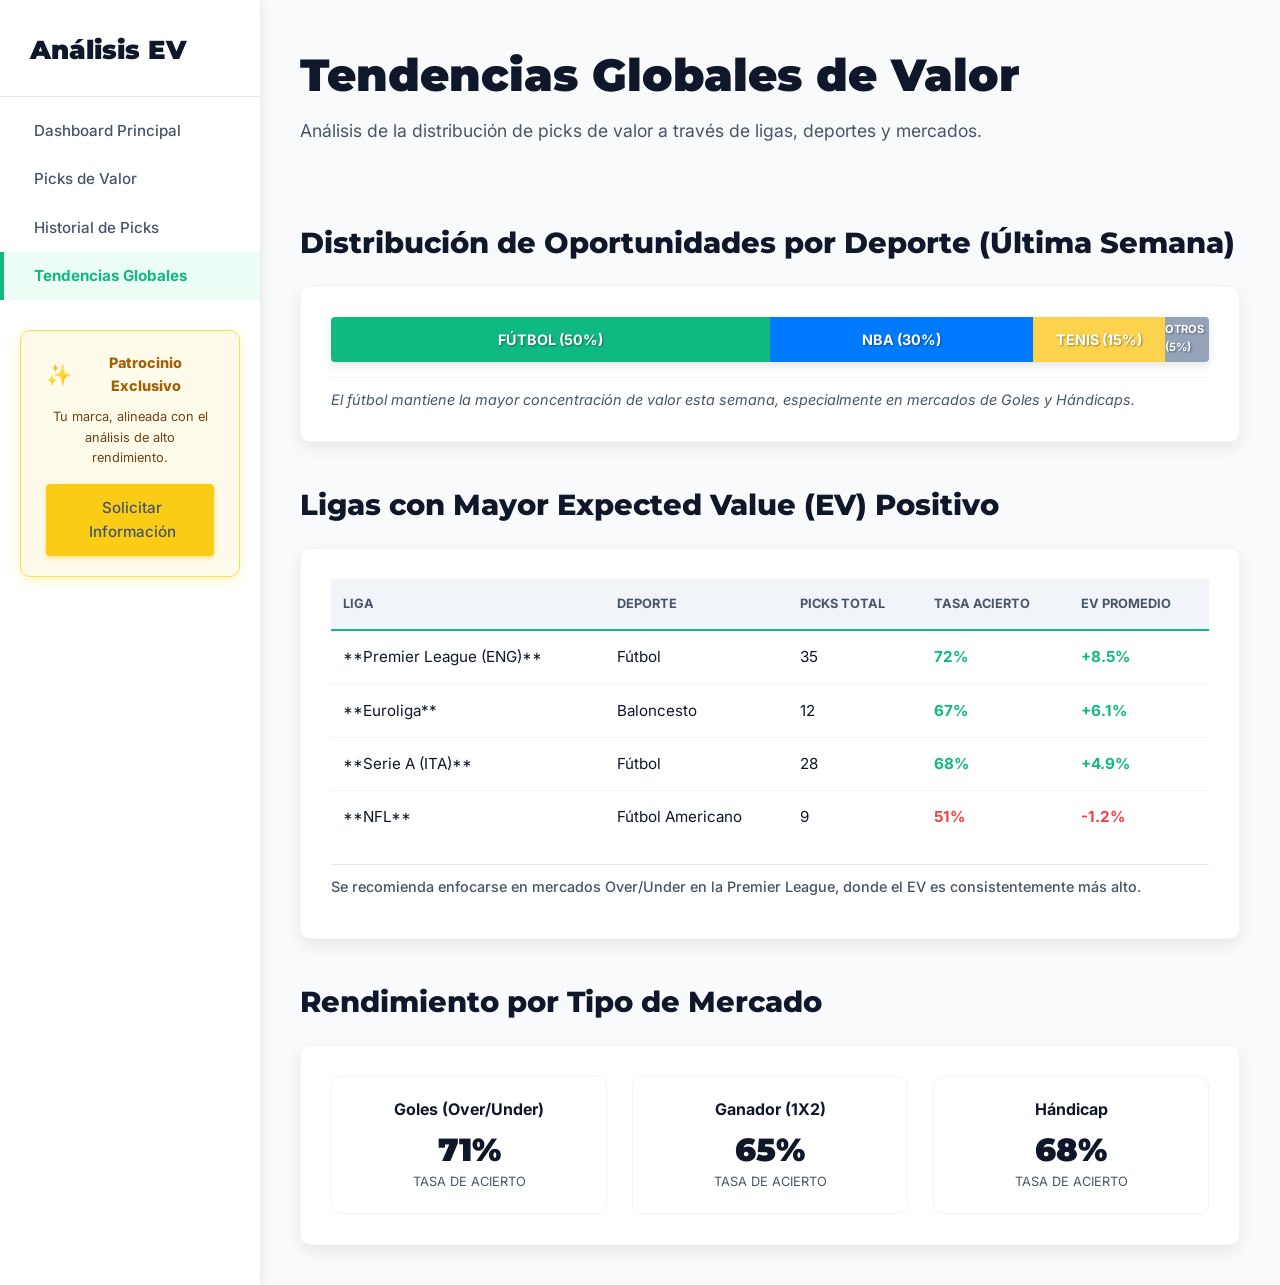
<file: tendencias-globales.html>
<!DOCTYPE html>
<html lang="es">
<head>
    <meta charset="UTF-8">
    <meta name="viewport" content="width=device-width, initial-scale=1.0">
    <title>Tendencias Globales - Análisis EV</title>
    <link rel="stylesheet" href="css/style.css"> 
    <link href="https://fonts.googleapis.com/css2?family=Montserrat:wght@400;700;900&family=Inter:wght@300;400;500;700;900&display=swap" rel="stylesheet">
</head>
<body>

    <div class="layout-principal">

        <div class="nav-lateral">
            <div class="nav-header">Análisis EV</div>
            
            <a href="index.html">Dashboard Principal</a>
            <a href="picks-valor.html">Picks de Valor</a>
            <a href="historial.html">Historial de Picks</a> 
            <a href="tendencias-globales.html" class="activo">Tendencias Globales</a> 
            
            <div class="widget-patrocinio">
                <div class="patrocinio-header">
                    <span class="icono-patrocinio">✨</span>
                    <p>Patrocinio Exclusivo</p>
                </div>
                <p class="patrocinio-mensaje">
                    Tu marca, alineada con el análisis de alto rendimiento.
                </p>
                <a href="mailto:contacto@tusitio.com" class="boton-patrocinio">
                    Solicitar Información
                </a>
            </div>
        </div>

        <div class="contenido-principal">
            
            <div class="header-contenido">
                <h1>Tendencias Globales de Valor</h1>
                <p>Análisis de la distribución de picks de valor a través de ligas, deportes y mercados.</p>
            </div>

            <h2 class="sub-seccion-titulo">Distribución de Oportunidades por Deporte (Última Semana)</h2>
            <div class="card card-grafico-resumen">
                <div class="grafico-distribucion">
                    
                    <div class="barra-distribucion" style="width: 50%;">
                        <span class="etiqueta">FÚTBOL (50%)</span>
                    </div>
                    <div class="barra-distribucion barra-nba" style="width: 30%;">
                        <span class="etiqueta">NBA (30%)</span>
                    </div>
                    <div class="barra-distribucion barra-tenis" style="width: 15%;">
                        <span class="etiqueta">TENIS (15%)</span>
                    </div>
                    <div class="barra-distribucion barra-otros" style="width: 5%;">
                        <span class="etiqueta">OTROS (5%)</span>
                    </div>
                </div>
                <p class="nota-distribucion">El fútbol mantiene la mayor concentración de valor esta semana, especialmente en mercados de Goles y Hándicaps.</p>
            </div>

            <h2 class="sub-seccion-titulo">Ligas con Mayor Expected Value (EV) Positivo</h2>
            
            <div class="card tabla-rendimiento-contenedor">
                <table class="tabla-rendimiento-ligas">
                    <thead>
                        <tr>
                            <th>Liga</th>
                            <th>Deporte</th>
                            <th>Picks Total</th>
                            <th>Tasa Acierto</th>
                            <th>EV Promedio</th>
                        </tr>
                    </thead>
                    <tbody>
                        <tr>
                            <td>**Premier League (ENG)**</td>
                            <td>Fútbol</td>
                            <td>35</td>
                            <td class="positivo">72%</td>
                            <td class="positivo">+8.5%</td>
                        </tr>
                        <tr>
                            <td>**Euroliga**</td>
                            <td>Baloncesto</td>
                            <td>12</td>
                            <td class="positivo">67%</td>
                            <td class="positivo">+6.1%</td>
                        </tr>
                        <tr>
                            <td>**Serie A (ITA)**</td>
                            <td>Fútbol</td>
                            <td>28</td>
                            <td class="positivo">68%</td>
                            <td class="positivo">+4.9%</td>
                        </tr>
                        <tr>
                            <td>**NFL**</td>
                            <td>Fútbol Americano</td>
                            <td>9</td>
                            <td class="negativo">51%</td>
                            <td class="negativo">-1.2%</td>
                        </tr>
                    </tbody>
                </table>
                <p class="nota-tendencia">Se recomienda enfocarse en mercados Over/Under en la Premier League, donde el EV es consistentemente más alto.</p>
            </div>
            
            <h2 class="sub-seccion-titulo">Rendimiento por Tipo de Mercado</h2>
            <div class="card mercado-resumen-grid">
                
                <div class="mercado-item">
                    <span class="mercado-nombre">Goles (Over/Under)</span>
                    <span class="mercado-valor positivo">71%</span>
                    <span class="mercado-label">Tasa de Acierto</span>
                </div>
                
                <div class="mercado-item">
                    <span class="mercado-nombre">Ganador (1X2)</span>
                    <span class="mercado-valor positivo">65%</span>
                    <span class="mercado-label">Tasa de Acierto</span>
                </div>
                
                <div class="mercado-item">
                    <span class="mercado-nombre">Hándicap</span>
                    <span class="mercado-valor positivo">68%</span>
                    <span class="mercado-label">Tasa de Acierto</span>
                </div>
                
            </div>
            
        </div>
    </div>
<script src="scripts.js"></script>
</body>
</html>
</file>
<file: css/style.css>
/* ========================================================= */
/* 0. VARIABLES Y BASE (Diseño Premium y Verde Esmeralda)    */
/* ========================================================= */
:root {
    /* Colores primarios (Fondo Claro) */
    --color-fondo-principal: #f8fafc; /* Fondo muy claro y limpio */
    --color-fondo-secundario: #ffffff; /* Fondo blanco puro para tarjetas */
    
    /* Colores de texto y elementos generales */
    --color-texto-oscuro-principal: #0f172a; /* Azul oscuro casi negro (Headings) */
    --color-texto-oscuro-secundario: #475569; /* Gris oscuro para cuerpo y metadatos */
    --color-texto-claro: #ffffff;
    --color-sombra-suave: rgba(0, 0, 0, 0.08); /* Sombra más pronunciada pero suave */
    
    /* Colores de acento (VERDE ESMERALDA como principal) */
    --color-acento-principal: #10b981; /* VERDE ESMERALDA (Botones, Activo, Bordes) */
    --color-acento-secundario: #007bff; /* Azul (para links/secundario) */
    --color-acento-perdida: #ef4444; /* Rojo para ALTO RIESGO / PERDIDA */
    --color-acento-pendiente: #10b981; /* Verde para PENDIENTE/ACTIVO */
    --color-acento-ev-positivo: #ffd700; /* Oro para Resaltado (Ya no se usa, pero se mantiene la variable) */
    
    /* Radios y Sombras */
    --border-radius-pequeño: 4px;
    --border-radius-medio: 10px; 
    --border-radius-grande: 16px; 
    --box-shadow-card: 0 6px 16px var(--color-sombra-suave); 
    
    /* Tipografía */
    --font-family-titulo: 'Montserrat', sans-serif;
    --font-family-cuerpo: 'Inter', sans-serif;
}

* {
    box-sizing: border-box;
    margin: 0;
    padding: 0;
}

body {
    font-family: var(--font-family-cuerpo);
    background-color: var(--color-fondo-principal);
    color: var(--color-texto-oscuro-principal);
    line-height: 1.6;
}

h1, h2, h3 {
    font-family: var(--font-family-titulo);
    font-weight: 700;
}

a {
    text-decoration: none;
    color: var(--color-acento-principal);
    transition: color 0.2s;
}

/* ========================================================= */
/* 1. LAYOUT PRINCIPAL Y NAVEGACIÓN LATERAL                  */
/* ========================================================= */
.layout-principal {
    display: flex;
    min-height: 100vh;
}

/* NAVEGACIÓN LATERAL */
.nav-lateral {
    width: 260px;
    background-color: var(--color-fondo-secundario);
    padding: 30px 0;
    box-shadow: 2px 0 10px var(--color-sombra-suave); 
    display: flex;
    flex-direction: column;
    flex-shrink: 0;
    z-index: 10;
}

.nav-header {
    font-family: var(--font-family-titulo);
    font-size: 1.6em; 
    font-weight: 900;
    color: var(--color-texto-oscuro-principal);
    padding: 0 30px 25px;
    border-bottom: 1px solid #e2e8f0;
    margin-bottom: 10px;
}

.nav-lateral a {
    padding: 12px 30px;
    color: var(--color-texto-oscuro-secundario);
    font-size: 0.95em;
    font-weight: 500;
    border-left: 4px solid transparent;
    transition: all 0.2s;
}

.nav-lateral a:hover {
    color: var(--color-acento-principal);
    background-color: #f0fdf4; 
}

.nav-lateral a.activo {
    color: var(--color-acento-principal);
    background-color: #ecfdf5; 
    border-left-color: var(--color-acento-principal);
    font-weight: 700;
}

/* WIDGET DE PATROCINIO */
.widget-patrocinio {
    padding: 20px 25px;
    margin: 30px 20px 0 20px;
    background-color: #fffbeb; 
    border: 1px solid #fde047;
    border-radius: var(--border-radius-medio);
    box-shadow: 0 4px 12px rgba(253, 224, 71, 0.3); 
    text-align: center;
}

.patrocinio-header {
    display: flex;
    align-items: center;
    justify-content: center;
    margin-bottom: 10px;
}

.patrocinio-header .icono-patrocinio {
    font-size: 1.3em;
    margin-right: 5px;
}

.patrocinio-header p {
    font-weight: 800;
    font-size: 0.9em;
    color: #a16207; 
}

.patrocinio-mensaje {
    font-size: 0.8em;
    color: #713f12;
    margin-bottom: 15px;
}

.boton-patrocinio {
    display: block;
    padding: 9px 15px;
    font-size: 0.85em;
    font-weight: 800;
    background-color: #facc15; 
    color: var(--color-texto-oscuro-principal);
    border-radius: var(--border-radius-pequeño);
    transition: background-color 0.2s;
    box-shadow: 0 2px 5px rgba(250, 202, 21, 0.5);
}
.boton-patrocinio:hover {
    background-color: #eab308;
}


/* CONTENIDO PRINCIPAL */
.contenido-principal {
    flex-grow: 1;
    padding: 40px;
    display: flex;
    flex-direction: column;
}

.header-contenido {
    margin-bottom: 35px;
}

.header-contenido h1 {
    font-size: 2.8em; 
    color: var(--color-texto-oscuro-principal);
    margin-bottom: 5px;
    font-weight: 900;
}

.header-contenido p {
    font-size: 1.1em;
    color: var(--color-texto-oscuro-secundario);
    font-weight: 400;
}

/* Base de todas las tarjetas */
.card {
    background-color: var(--color-fondo-secundario);
    border-radius: var(--border-radius-medio);
    box-shadow: var(--box-shadow-card);
    border: 1px solid #f1f5f9; 
    transition: transform 0.3s, box-shadow 0.3s;
}

/* ========================================================= */
/* 3. HERO PICK "DATA-CORE"                                  */
/* ========================================================= */

.hero-data-core {
    width: 100%;
    max-width: 950px; 
    color: white; 
    padding: 0; 
    border-radius: var(--border-radius-grande); 
    overflow: hidden;
    position: relative;
    box-shadow: 0 15px 40px rgba(0, 0, 0, 0.4), 0 0 0 1px rgba(255, 255, 255, 0.05); 
}

.data-core-body { 
    background: #0f172a; 
    padding: 0 30px; 
}

/* Header de Metadatos */
.data-core-header {
    display: flex;
    justify-content: space-between;
    align-items: center;
    padding: 15px 30px;
    background: rgba(255, 255, 255, 0.05); 
    border-bottom: 1px solid rgba(255, 255, 255, 0.1);
}

.data-core-header .sub-header-pick {
    font-size: 0.8em;
    font-weight: 800;
    color: var(--color-acento-principal); 
    letter-spacing: 2px;
    text-transform: uppercase;
}

.data-core-header .match-meta {
    font-size: 0.75em;
    opacity: 0.7;
    letter-spacing: 0.5px;
    font-weight: 500;
}

/* Sección principal del partido */
.data-core-match {
    display: flex;
    flex-direction: column;
    align-items: center;
    padding: 35px 0px 25px 0px; 
    text-align: center;
}

.match-teams {
    display: flex;
    align-items: center;
    margin-bottom: 15px;
}

.team-badge {
    width: 65px; 
    height: 65px;
    display: flex;
    align-items: center;
    justify-content: center;
    border-radius: 50%; 
    font-family: var(--font-family-titulo);
    font-size: 1.6em;
    font-weight: 900;
    color: var(--color-texto-claro);
    box-shadow: 0 0 15px rgba(0, 0, 0, 0.6) inset;
    border: 3px solid rgba(255, 255, 255, 0.1);
}

.vs-text {
    font-size: 2em;
    font-weight: 900;
    color: rgba(255, 255, 255, 0.4);
    margin: 0 20px;
}

.match-title {
    font-size: 2.5em; 
    font-weight: 900;
    margin-bottom: 8px;
    letter-spacing: 1px;
    color: #ffffff;
}

.core-pronostico {
    font-size: 1.15em;
    font-weight: 600;
    color: #ffffff;
    background: rgba(255, 255, 255, 0.15);
    padding: 10px 25px;
    border-radius: var(--border-radius-pequeño);
    margin-top: 15px;
    border: 1px solid rgba(255, 255, 255, 0.15);
}

/* LÍNEA INFERIOR DE MÉTRICAS */
.data-core-metrics-bar {
    display: flex;
    justify-content: flex-start; 
    align-items: center;
    background: #000000; 
    padding: 20px 30px;
    border-top: 1px solid rgba(255, 255, 255, 0.3);
    gap: 40px;
}

.core-metrica {
    display: flex;
    flex-direction: column;
    text-align: left;
    padding-right: 0;
}

.metrica-valor-num {
    font-family: var(--font-family-titulo);
    font-size: 2em;
    font-weight: 900;
    line-height: 1.1;
    color: white;
}

.metrica-valor-label {
    font-size: 0.75em;
    font-weight: 500;
    opacity: 0.8;
    text-transform: uppercase;
    letter-spacing: 1px; 
}

/* Botón de la barra inferior */
.boton-data-core {
    margin-left: auto; 
    display: inline-block;
    padding: 12px 30px;
    font-size: 1em;
    font-weight: 800;
    text-transform: uppercase;
    letter-spacing: 1px;
    border-radius: var(--border-radius-pequeño);
    background: var(--color-acento-principal); 
    color: var(--color-texto-claro); 
    transition: all 0.2s ease-in-out; 
    box-shadow: 0 5px 15px rgba(16, 185, 129, 0.4);
}
.boton-data-core:hover {
    background: #059669; 
    transform: translateY(-2px);
    box-shadow: 0 8px 20px rgba(16, 185, 129, 0.6);
}

/* --- Estilos para la Opción 2: Etiqueta de Riesgo Calificado (HERO) --- */
.data-core-metrics-bar .metrica-calificacion {
    margin-right: 10px;
}
.data-core-metrics-bar .risk-badge {
    font-size: 0.9em;
    padding: 6px 15px;
    font-weight: 900;
    line-height: 1.2;
}

/* ========================================================= */
/* 4. PICKS SECUNDARIOS (Grid y Tarjetas)                    */
/* ========================================================= */
.picks-destacados-grid {
    display: grid;
    grid-template-columns: repeat(auto-fit, minmax(300px, 1fr));
    gap: 25px;
    margin-top: 25px;
    width: 100%; 
}

.pick-destacado-card {
    color: var(--color-texto-oscuro-principal); 
    padding: 20px; 
    position: relative;
    overflow: hidden;
}
.pick-destacado-card:hover {
    transform: translateY(-5px);
    box-shadow: 0 10px 25px var(--color-sombra-suave);
}

.pick-destacado-header {
    display: flex;
    justify-content: space-between;
    font-size: 0.8em;
    color: var(--color-texto-oscuro-secundario);
    margin-bottom: 10px;
    border-bottom: 1px dashed #e2e8f0;
    padding-bottom: 6px;
    font-weight: 500;
}
.pick-destacado-header span:first-child.status-pendiente {
    font-weight: 700;
    color: var(--color-acento-pendiente);
}

.pick-destacado-body h3 {
    font-size: 1.3em;
    font-weight: 800;
    margin-bottom: 4px;
}

.pick-destacado-pronostico {
    font-size: 0.9em;
    color: var(--color-texto-oscuro-secundario);
    font-weight: 500;
    margin-bottom: 15px;
}

.pick-destacado-metricas {
    display: flex;
    gap: 15px;
}

.pick-destacado-metrica {
    font-size: 0.85em;
    color: var(--color-texto-oscuro-secundario);
    font-weight: 400;
}

.pick-destacado-metrica strong {
    font-weight: 800;
    color: var(--color-texto-oscuro-principal);
}

.pick-destacado-metrica.positivo strong {
    color: var(--color-acento-principal); 
}


/* ========================================================= */
/* 6. FILTROS Y CONTROLES (PICK-VALOR PAGE)                  */
/* ========================================================= */

.filtros-picks-container {
    display: flex;
    justify-content: space-between;
    align-items: center;
    background-color: var(--color-fondo-secundario);
    padding: 18px 25px;
    border-radius: var(--border-radius-medio);
    box-shadow: 0 4px 10px rgba(0, 0, 0, 0.05);
    margin-bottom: 30px;
    border: 1px solid #e2e8f0;
}

.filtro-deporte, .filtro-liga {
    display: flex;
    align-items: center;
    gap: 12px;
    font-weight: 600;
    color: var(--color-texto-oscuro-secundario);
}

.input-estilizado {
    padding: 10px 14px;
    border-radius: var(--border-radius-pequeño);
    border: 1px solid #d1d5db;
    background-color: #f9fafb;
    font-size: 0.9em;
    cursor: pointer;
    transition: border-color 0.2s, box-shadow 0.2s;
}

.input-estilizado:focus {
    border-color: var(--color-acento-principal);
    outline: none;
    box-shadow: 0 0 0 3px rgba(16, 185, 129, 0.2);
}

.info-adicional {
    font-size: 0.95em;
    font-weight: 700;
    color: var(--color-texto-oscuro-principal);
}


/* ========================================================= */
/* 7. TARJETAS DE LISTADO DE PICKS (AJUSTE DE PROPORCIÓN)    */
/* ========================================================= */

.picks-grid-completo {
    display: grid;
    grid-template-columns: repeat(auto-fit, minmax(320px, 1fr)); 
    gap: 25px;
}

.pick-list-card {
    padding: 25px; 
    display: flex;
    flex-direction: column;
    justify-content: space-between;
    position: relative;
    overflow: hidden;
    border-left: 5px solid var(--color-acento-pendiente); 
    border-radius: var(--border-radius-medio);
    transition: all 0.3s ease;
}

.pick-list-card:hover {
    transform: translateY(-5px); 
    box-shadow: 0 12px 30px var(--color-sombra-suave);
}

/* Indicador de Estado (Estilizado) */
.card-status {
    font-size: 0.8em;
    font-weight: 900;
    line-height: 1;
    color: #065f46; 
    
    background-color: #d1fae5; 
    padding: 4px 8px;
    border-radius: var(--border-radius-pequeño);
    margin-right: 15px; 
}

/* Metadatos (Liga y Hora) - Layout perfecto */
.card-metadatos {
    display: flex;
    align-items: center; 
    flex-wrap: wrap; 
    
    font-size: 0.85em;
    color: var(--color-texto-oscuro-secundario);
    margin-bottom: 18px;
    padding-bottom: 8px;
    border-bottom: 1px solid #f1f5f9; 
}

.card-metadatos .liga {
    margin-left: auto; 
    margin-right: 10px;
    font-weight: 500;
}

.card-metadatos .hora {
    font-weight: 800; 
    color: var(--color-texto-oscuro-principal); 
}

/* Título y Pronóstico */
.card-principal {
    margin-bottom: 30px;
    flex-grow: 1; 
}

.card-principal .partido {
    font-size: 1.8em; 
    font-weight: 900;
    color: var(--color-texto-oscuro-principal);
    margin-bottom: 8px;
    line-height: 1.2;
}

.card-principal .pronostico {
    font-size: 1em;
    color: var(--color-texto-oscuro-secundario);
    font-weight: 600; 
}

/* Métrica Inferior - Alto Contraste y Distribución Uniforme */
.card-metricas {
    display: flex;
    justify-content: space-between; 
    align-items: flex-start; 
    margin-bottom: 20px;
    padding-top: 15px;
    border-top: 1px solid #e2e8f0;
}

.metrica {
    display: flex;
    flex-direction: column;
    text-align: left; 
    flex-basis: 33%; 
    flex-grow: 1;
}

.metrica .valor-num {
    font-family: var(--font-family-titulo);
    font-size: 1.6em;
    font-weight: 900;
    line-height: 1.1;
    color: var(--color-texto-oscuro-principal);
}

.metrica .valor-label {
    font-size: 0.75em;
    font-weight: 500;
    opacity: 0.7;
    text-transform: uppercase;
    letter-spacing: 0.7px;
    color: var(--color-texto-oscuro-secundario);
    margin-top: 5px;
}

/* --- Estilos para la Opción 2: Etiqueta de Riesgo Calificado (LISTA) --- */
.metrica-calificacion {
    padding-right: 15px;
    border-right: 1px solid #f1f5f9; 
}

.risk-badge {
    font-family: var(--font-family-titulo);
    font-size: 0.9em;
    font-weight: 900;
    padding: 6px 12px;
    border-radius: var(--border-radius-pequeño);
    text-transform: uppercase;
    letter-spacing: 0.5px;
    white-space: nowrap;
    text-align: center;
    line-height: 1.2;
    margin-bottom: 5px; 
}

/* Colores específicos para los niveles de riesgo */
.badge-bajo {
    background-color: var(--color-acento-principal); 
    color: var(--color-texto-claro);
    box-shadow: 0 2px 5px rgba(16, 185, 129, 0.4);
}

.badge-medio {
    background-color: #fcd34d; 
    color: var(--color-texto-oscuro-principal);
}

.badge-alto {
    background-color: var(--color-acento-perdida); 
    color: var(--color-texto-claro);
}

/* Botón de Análisis (Ancho completo) */
.boton-analisis {
    display: block;
    width: 100%;
    padding: 12px 0;
    text-align: center;
    background-color: var(--color-acento-principal);
    color: var(--color-texto-claro);
    font-weight: 800;
    border-radius: var(--border-radius-pequeño);
    transition: background-color 0.2s, transform 0.2s, box-shadow 0.2s;
    font-size: 1em;
    box-shadow: 0 5px 15px rgba(16, 185, 129, 0.3);
}
.boton-analisis:hover {
    background-color: #059669; 
    transform: translateY(-2px);
    box-shadow: 0 8px 20px rgba(16, 185, 129, 0.4);
}

/* ========================================================= */
/* 9. ESTILOS DE LA PÁGINA ANÁLISIS DETALLADO                */
/* ========================================================= */

.detalle-hero-header {
    display: flex;
    justify-content: space-between;
    align-items: center;
    padding: 30px;
    margin-bottom: 30px;
    border-left: 6px solid var(--color-acento-principal);
    box-shadow: 0 8px 20px var(--color-sombra-suave);
}

.detalle-partido-info {
    flex-grow: 1;
}

.detalle-liga {
    font-size: 0.85em;
    font-weight: 700;
    color: var(--color-acento-principal);
    text-transform: uppercase;
    letter-spacing: 1px;
    margin-bottom: 8px;
    display: block;
}

.detalle-titulo {
    font-size: 2.2em;
    font-weight: 900;
    color: var(--color-texto-oscuro-principal);
    margin-bottom: 5px;
}

.detalle-pronostico {
    font-size: 1.1em;
    color: var(--color-texto-oscuro-secundario);
    font-weight: 500;
}

/* Sección de Métricas de Resumen */
.detalle-metricas-resumen {
    display: flex;
    gap: 30px;
    align-items: center;
    padding-left: 30px;
    border-left: 1px solid #e2e8f0;
}

.resumen-metrica {
    display: flex;
    flex-direction: column;
    text-align: right;
}

.resumen-valor-num {
    font-family: var(--font-family-titulo);
    font-size: 1.8em;
    font-weight: 900;
    line-height: 1.1;
    color: var(--color-texto-oscuro-principal);
}

.resumen-valor-num.is-ia {
    color: var(--color-acento-principal); /* Destacar la Probabilidad IA */
}

.resumen-valor-label {
    font-size: 0.75em;
    font-weight: 500;
    opacity: 0.7;
    text-transform: uppercase;
    letter-spacing: 0.7px;
    color: var(--color-texto-oscuro-secundario);
    margin-top: 5px;
}

/* Contenido del Análisis (Cuerpo) */
.detalle-cuerpo-analisis {
    display: grid;
    grid-template-columns: 1fr; /* Una sola columna para las secciones */
    gap: 25px;
}

.detalle-seccion {
    padding: 30px;
}

.seccion-titulo {
    font-size: 1.6em;
    font-weight: 800;
    color: var(--color-texto-oscuro-principal);
    margin-bottom: 15px;
    border-bottom: 2px solid var(--color-acento-principal);
    display: inline-block;
    padding-bottom: 5px;
}

.seccion-parrafo {
    font-size: 1em;
    color: var(--color-texto-oscuro-secundario);
    margin-bottom: 20px;
}

.lista-justificacion {
    list-style: none;
    padding-left: 0;
}

.lista-justificacion li {
    background-color: #f7f9fc;
    border-left: 4px solid var(--color-acento-principal);
    padding: 10px 15px;
    margin-bottom: 10px;
    border-radius: var(--border-radius-pequeño);
    font-size: 0.95em;
    color: var(--color-texto-oscuro-principal);
}

.lista-justificacion li strong {
    font-weight: 700;
}

/* Gráfico de Probabilidad */
.grafico-probabilidad {
    margin-top: 20px;
}

.probabilidad-item {
    margin-bottom: 15px;
}

.probabilidad-item .label {
    display: block;
    font-weight: 600;
    margin-bottom: 5px;
    color: var(--color-texto-oscuro-principal);
}

.barra-contenedor {
    background-color: #e2e8f0;
    border-radius: var(--border-radius-pequeño);
    height: 30px;
    overflow: hidden;
}

.barra {
    height: 100%;
    color: white;
    font-weight: 700;
    display: flex;
    align-items: center;
    padding-left: 10px;
    transition: width 1s ease-out;
}

.barra-local {
    background-color: var(--color-acento-principal);
}
.barra-empate {
    background-color: #fcd34d; /* Amarillo/Naranja */
    color: var(--color-texto-oscuro-principal);
}
.barra-visitante {
    background-color: var(--color-acento-perdida);
}


/* Tabla de Métricas Avanzadas */
.tabla-metricas {
    width: 100%;
    border-collapse: collapse;
    margin-top: 15px;
}

.tabla-metricas thead th {
    background-color: #f1f5f9;
    color: var(--color-texto-oscuro-secundario);
    font-weight: 700;
    padding: 12px 15px;
    text-align: left;
    border-bottom: 2px solid #e2e8f0;
}

.tabla-metricas tbody td {
    padding: 12px 15px;
    border-bottom: 1px solid #f1f5f9;
    font-size: 0.95em;
    color: var(--color-texto-oscuro-principal);
}

.tabla-metricas tbody tr:last-child td {
    border-bottom: none;
}

.tabla-metricas tbody td.positivo {
    color: var(--color-acento-principal);
    font-weight: 700;
}
.tabla-metricas tbody td.negativo {
    color: var(--color-acento-perdida);
    font-weight: 700;
}


/* 8. RESPONSIVE DESIGN (Media Queries) */
@media (max-width: 1024px) {
    .nav-lateral {
        width: 240px;
    }
    .contenido-principal {
        padding: 30px 20px;
    }
    .hero-data-core {
        max-width: 100%;
    }
    .picks-destacados-grid {
        grid-template-columns: repeat(auto-fit, minmax(280px, 1fr));
    }
    .picks-grid-completo {
        grid-template-columns: repeat(auto-fit, minmax(300px, 1fr)); 
    }
    .card-metricas {
        gap: 20px; 
    }
}

@media (max-width: 768px) {
    .layout-principal {
        flex-direction: column;
    }
    .nav-lateral {
        width: 100%;
        padding: 0;
        overflow-x: auto; 
        white-space: nowrap; 
    }
    .nav-header {
        display: none; 
    }
    .nav-lateral a {
        padding: 10px 20px;
        border-left: none;
        display: inline-block; 
        border-bottom: 2px solid transparent;
    }
    .nav-lateral a.activo {
        border-bottom: 2px solid var(--color-acento-principal);
        background-color: transparent;
    }
    .widget-patrocinio {
        display: none; 
    }
    .contenido-principal {
        padding: 20px 15px;
    }
    .filtros-picks-container {
        flex-direction: column;
        align-items: flex-start;
        gap: 15px;
    }
    .info-adicional {
        margin-top: 10px;
    }
    .picks-destacados-grid, .picks-grid-completo {
        grid-template-columns: 1fr;
    }
    /* Ajustes para la tarjeta Data-Core en móvil */
    .data-core-metrics-bar {
        flex-wrap: wrap;
        justify-content: space-around;
        gap: 15px;
        padding: 15px;
    }
    .data-core-metrics-bar .core-metrica {
        flex-grow: 1;
        flex-basis: 40%;
        text-align: center;
    }
    .data-core-metrics-bar .metrica-calificacion {
        border-right: none;
    }
    .boton-data-core {
        margin-left: 0; 
        flex-basis: 100%; 
    }
    /* Ajuste de métricas de lista en móvil */
    .card-metricas {
        flex-wrap: wrap; 
        gap: 15px;
    }
    .metrica {
        flex-basis: 45%; 
    }
    .metrica-calificacion {
        border-right: none;
    }
    /* Responsive adjustments for Detail page */
    .detalle-hero-header {
        flex-direction: column;
        align-items: flex-start;
        padding: 20px;
    }
    .detalle-titulo {
        font-size: 1.8em;
    }
    .detalle-metricas-resumen {
        border-left: none;
        padding-left: 0;
        margin-top: 20px;
        width: 100%;
        justify-content: space-between;
    }
    .resumen-metrica {
        text-align: left;
    }
}
/* ========================================================= */
/* 10. ESTILOS DE LA PÁGINA HISTORIAL DE PICKS               */
/* ========================================================= */

/* Panel de Estadísticas Globales */
.panel-estadisticas-historial {
    display: flex;
    justify-content: space-around;
    align-items: center;
    padding: 25px 30px;
    margin-bottom: 30px;
    border-left: 6px solid var(--color-acento-principal);
}

.estadistica-item {
    text-align: center;
    padding: 0 15px;
}

.valor-grande {
    font-family: var(--font-family-titulo);
    font-size: 2.5em;
    font-weight: 900;
    line-height: 1.1;
    color: var(--color-texto-oscuro-principal);
    display: block;
    margin-bottom: 5px;
}

.valor-grande.positivo {
    color: var(--color-acento-principal);
}

.label-pequeno {
    font-size: 0.8em;
    font-weight: 600;
    text-transform: uppercase;
    color: var(--color-texto-oscuro-secundario);
    letter-spacing: 0.5px;
}

/* Ajuste de Filtros */
.historial-filtros {
    justify-content: flex-start;
    gap: 30px;
}

/* Contenedor de la Tabla */
.tabla-historial-contenedor {
    overflow-x: auto; /* Permite desplazamiento horizontal en móviles */
    padding: 0;
}

/* Tabla de Historial */
.tabla-historial {
    width: 100%;
    min-width: 800px; /* Asegura legibilidad en desktop */
    border-collapse: collapse;
    table-layout: fixed;
}

.tabla-historial thead th {
    background-color: #f1f5f9;
    color: var(--color-texto-oscuro-secundario);
    font-weight: 700;
    padding: 15px 12px;
    text-align: left;
    text-transform: uppercase;
    font-size: 0.8em;
    border-bottom: 2px solid #e2e8f0;
}

.tabla-historial tbody tr {
    transition: background-color 0.2s;
}

.tabla-historial tbody tr:hover {
    background-color: #f7f9fc;
}

.tabla-historial tbody td {
    padding: 14px 12px;
    border-bottom: 1px solid #f1f5f9;
    font-size: 0.9em;
    color: var(--color-texto-oscuro-principal);
    white-space: nowrap; 
    overflow: hidden;
    text-overflow: ellipsis;
}

/* Ancho de columnas */
.tabla-historial thead th:nth-child(2) { width: 35%; } /* Partido y Pronóstico */
.tabla-historial thead th:nth-child(1) { width: 15%; } 

/* BADGES DE RESULTADO */
.resultado-badge {
    font-size: 0.75em !important;
    font-weight: 900;
    padding: 5px 10px;
    border-radius: var(--border-radius-pequeño);
    text-align: center;
    white-space: nowrap;
    display: block;
    width: fit-content;
}

.badge-ganado {
    background-color: var(--color-acento-principal); /* Verde Esmeralda */
    color: var(--color-texto-claro);
}

.badge-perdido {
    background-color: var(--color-acento-perdida); /* Rojo */
    color: var(--color-texto-claro);
}

.badge-pendiente {
    background-color: #fcd34d; /* Amarillo/Naranja */
    color: var(--color-texto-oscuro-principal);
}

/* Botón Detalle en la Tabla */
.boton-detalle-tabla {
    display: inline-block;
    padding: 5px 10px;
    font-size: 0.8em;
    font-weight: 700;
    background-color: #e2e8f0;
    color: var(--color-texto-oscuro-secundario);
    border-radius: var(--border-radius-pequeño);
    transition: background-color 0.2s;
}
.boton-detalle-tabla:hover {
    background-color: #cbd5e1;
}

/* Responsive adjustments for Historial page */
@media (max-width: 768px) {
    .panel-estadisticas-historial {
        flex-wrap: wrap;
        padding: 20px;
        gap: 20px;
    }
    .estadistica-item {
        flex-basis: 45%;
        margin-bottom: 10px;
    }
    .valor-grande {
        font-size: 2em;
    }
    .historial-filtros {
        flex-direction: column;
        align-items: flex-start;
        gap: 15px;
    }
    .tabla-historial-contenedor {
        margin-top: 20px;
    }
}
/* ========================================================= */
/* 11. ESTILOS DE LA PÁGINA RACHAS                           */
/* ========================================================= */

/* Racha Hero Card (Máximo Impacto) */
.racha-hero-card {
    display: flex;
    flex-direction: column;
    align-items: center;
    text-align: center;
    padding: 40px;
    background: #0f172a; /* Fondo oscuro para alto contraste */
    color: var(--color-texto-claro);
    border-radius: var(--border-radius-grande);
    box-shadow: 0 10px 30px rgba(0, 0, 0, 0.5);
}

.racha-titulo {
    font-size: 1.1em;
    font-weight: 800;
    color: var(--color-acento-principal);
    text-transform: uppercase;
    letter-spacing: 2px;
    margin-bottom: 15px;
}

.racha-principal {
    margin-bottom: 30px;
    padding-bottom: 25px;
    border-bottom: 1px solid rgba(255, 255, 255, 0.1);
    width: 100%;
}

.racha-contador {
    font-family: monospace;
    font-size: 1.5em;
    font-weight: 700;
    margin-bottom: 10px;
    display: block;
    color: var(--color-acento-principal);
    letter-spacing: 5px;
}

.racha-resultado {
    font-size: 3.5em;
    font-weight: 900;
    line-height: 1.1;
    color: #ffffff;
    margin-bottom: 10px;
}

.racha-resultado.negativo {
    color: var(--color-acento-perdida);
}

.racha-mensaje {
    font-size: 1em;
    opacity: 0.8;
}

.racha-datos-historicos {
    display: flex;
    gap: 50px;
    justify-content: center;
}

.dato-historico-item {
    text-align: center;
}

.historico-valor {
    font-family: var(--font-family-titulo);
    font-size: 2em;
    font-weight: 900;
    color: var(--color-acento-principal);
    display: block;
}

.historico-valor.negativo {
    color: var(--color-acento-perdida);
}

.historico-label {
    font-size: 0.8em;
    text-transform: uppercase;
    opacity: 0.6;
}

/* Rendimiento por Riesgo Grid */
.grid-rendimiento-riesgo {
    display: grid;
    grid-template-columns: repeat(auto-fit, minmax(280px, 1fr));
    gap: 25px;
}

.rendimiento-card {
    padding: 30px;
    text-align: center;
    position: relative;
    overflow: hidden;
}

.rendimiento-card::before {
    content: '';
    position: absolute;
    top: 0;
    left: 0;
    width: 100%;
    height: 8px;
    /* Color de la barra superior definido por el badge */
}

/* Colores de las barras superiores de rendimiento */
.rendimiento-card.badge-bajo::before {
    background-color: var(--color-acento-principal); 
}
.rendimiento-card.badge-medio::before {
    background-color: #fcd34d; 
}
.rendimiento-card.badge-alto::before {
    background-color: var(--color-acento-perdida); 
}

.rendimiento-header {
    font-size: 0.9em;
    font-weight: 900;
    text-transform: uppercase;
    letter-spacing: 1px;
    margin-bottom: 20px;
    color: var(--color-texto-oscuro-secundario);
}

.rendimiento-metricas {
    margin-bottom: 20px;
}

.metricas-valor {
    font-family: var(--font-family-titulo);
    font-size: 3em;
    font-weight: 900;
    line-height: 1;
    display: block;
    color: var(--color-texto-oscuro-principal);
}

.metricas-valor.positivo {
    color: var(--color-acento-principal);
}
.metricas-valor.negativo {
    color: var(--color-acento-perdida);
}

.metricas-label {
    font-size: 0.9em;
    font-weight: 600;
    color: var(--color-texto-oscuro-secundario);
    margin-top: 5px;
    display: block;
}

.rendimiento-detalle p {
    font-size: 0.85em;
    color: var(--color-texto-oscuro-secundario);
}


/* Visualización de Resultados Recientes (Secuencia) */
.resultados-recientes-secuencia {
    padding: 20px;
    display: flex;
    flex-wrap: wrap;
    gap: 10px;
    justify-content: flex-start;
}

.resultado-item {
    font-family: var(--font-family-titulo);
    font-size: 1.2em;
    font-weight: 900;
    width: 40px; 
    height: 40px;
    display: flex;
    align-items: center;
    justify-content: center;
    border-radius: var(--border-radius-pequeño);
    color: var(--color-texto-claro);
    box-shadow: 0 2px 5px rgba(0, 0, 0, 0.2);
}

.resultado-item.ganado {
    background-color: var(--color-acento-principal);
}
.resultado-item.perdido {
    background-color: var(--color-acento-perdida);
}
.resultado-item.pendiente {
    background-color: #fcd34d;
    color: var(--color-texto-oscuro-principal);
}

/* Responsive adjustments */
@media (max-width: 768px) {
    .racha-hero-card {
        padding: 30px 20px;
    }
    .racha-resultado {
        font-size: 2.5em;
    }
    .racha-datos-historicos {
        gap: 20px;
        width: 100%;
        justify-content: space-around;
    }
    .grid-rendimiento-riesgo {
        grid-template-columns: 1fr;
    }
    .resultado-item {
        width: 35px;
        height: 35px;
        font-size: 1em;
    }
}
/* ========================================================= */
/* 12. ESTILOS DE LA PÁGINA TENDENCIAS GLOBALES              */
/* ========================================================= */

.sub-seccion-titulo {
    font-size: 1.8em;
    margin-top: 40px;
    margin-bottom: 20px;
    font-weight: 800;
    color: var(--color-texto-oscuro-principal);
}

/* Gráfico de Distribución (Barras Apiladas Simulado) */
.card-grafico-resumen {
    padding: 30px;
}

.grafico-distribucion {
    display: flex;
    width: 100%;
    height: 45px;
    border-radius: var(--border-radius-pequeño);
    overflow: hidden;
    margin-bottom: 15px;
    box-shadow: 0 4px 10px rgba(0, 0, 0, 0.1);
}

.barra-distribucion {
    height: 100%;
    display: flex;
    align-items: center;
    justify-content: center;
    background-color: var(--color-acento-principal); /* Base: Fútbol */
    transition: width 0.5s ease-out;
}

.barra-nba {
    background-color: #007bff; /* Azul */
}

.barra-tenis {
    background-color: #fcd34d; /* Amarillo */
}

.barra-otros {
    background-color: #94a3b8; /* Gris */
}

.barra-distribucion .etiqueta {
    color: var(--color-texto-claro);
    font-size: 0.9em;
    font-weight: 700;
    text-shadow: 1px 1px 2px rgba(0, 0, 0, 0.4);
    padding: 0 5px;
}
/* Asegurar que las etiquetas pequeñas sean visibles */
.barra-distribucion[style*="width: 5%"] .etiqueta {
    font-size: 0.7em;
    padding: 0;
}

.nota-distribucion {
    font-size: 0.9em;
    color: var(--color-texto-oscuro-secundario);
    font-style: italic;
    margin-top: 10px;
    padding-top: 10px;
    border-top: 1px solid #f1f5f9;
}

/* Tabla de Rendimiento de Ligas */
.tabla-rendimiento-contenedor {
    padding: 30px;
}

.tabla-rendimiento-ligas {
    width: 100%;
    border-collapse: collapse;
    margin-bottom: 20px;
}

.tabla-rendimiento-ligas thead th {
    background-color: #f1f5f9;
    color: var(--color-texto-oscuro-secundario);
    font-weight: 700;
    padding: 15px 12px;
    text-align: left;
    text-transform: uppercase;
    font-size: 0.8em;
    border-bottom: 2px solid var(--color-acento-principal);
}

.tabla-rendimiento-ligas tbody td {
    padding: 14px 12px;
    border-bottom: 1px solid #f1f5f9;
    font-size: 0.95em;
    color: var(--color-texto-oscuro-principal);
}

.tabla-rendimiento-ligas tbody tr:last-child td {
    border-bottom: none;
}

.tabla-rendimiento-ligas td.positivo {
    color: var(--color-acento-principal);
    font-weight: 700;
}
.tabla-rendimiento-ligas td.negativo {
    color: var(--color-acento-perdida);
    font-weight: 700;
}

.nota-tendencia {
    font-size: 0.9em;
    color: var(--color-texto-oscuro-secundario);
    font-weight: 500;
    padding: 10px 0;
    border-top: 1px solid #e2e8f0;
}

/* Resumen por Mercado (Grid) */
.mercado-resumen-grid {
    display: grid;
    grid-template-columns: repeat(auto-fit, minmax(200px, 1fr));
    gap: 25px;
    padding: 30px;
}

.mercado-item {
    text-align: center;
    padding: 20px 10px;
    border: 1px solid #f1f5f9;
    border-radius: var(--border-radius-medio);
}

.mercado-nombre {
    font-size: 1em;
    font-weight: 700;
    color: var(--color-texto-oscuro-principal);
    display: block;
    margin-bottom: 10px;
}

.mercado-valor {
    font-family: var(--font-family-titulo);
    font-size: 2em;
    font-weight: 900;
    line-height: 1.1;
    display: block;
}

.mercado-label {
    font-size: 0.8em;
    text-transform: uppercase;
    color: var(--color-texto-oscuro-secundario);
    margin-top: 5px;
}

/* Responsive adjustments */
@media (max-width: 768px) {
    .tabla-rendimiento-contenedor, .mercado-resumen-grid, .card-grafico-resumen {
        padding: 15px;
    }
    .mercado-resumen-grid {
        grid-template-columns: 1fr;
    }
    .grafico-distribucion {
        height: 35px;
    }
    .barra-distribucion .etiqueta {
        font-size: 0.8em;
    }
    .tabla-rendimiento-ligas {
        min-width: 600px; /* Mantener la tabla legible en scroll */
    }
}

/* ========================================================= */
/* 13. ESTILOS PARLAY MILLONARIO IA              */
/* ========================================================= */
/* ========================================================= */
/* 13. ESTILOS PARLAYS (FAVORITO y MILLONARIO)               */
/* ========================================================= */

.parlay-millonario-container {
    margin-top: 30px;
    margin-bottom: 30px;
}

.parlay-grid {
    display: grid;
    grid-template-columns: 1fr 1fr; /* Dos columnas iguales para los dos parlays */
    gap: 30px;
}

.parlay-ia-card {
    background: #273040; /* Fondo oscuro */
    color: #ffffff;
    padding: 30px;
    border-radius: var(--border-radius-grande);
    box-shadow: 0 10px 30px rgba(0, 0, 0, 0.3);
    transition: transform 0.2s;
}

.parlay-ia-card:hover {
    transform: translateY(-5px);
}

/* Estilos Específicos para Parlay FAVORITO (más sobrio y dorado) */
.parlay-favorito {
    border: 3px solid #FFD700; /* Borde Oro */
}
.parlay-favorito .parlay-badge, .parlay-favorito .parlay-cuota-valor {
    color: #FFD700; /* Color Oro para destacar */
}
.parlay-favorito .boton-parlay-ia {
    background-color: #FFD700;
    color: #1f2937;
}

/* Estilos Específicos para Parlay MILLONARIO (más llamativo y rojo/naranja) */
.parlay-millonario {
    background: linear-gradient(135deg, #273040, #131720); /* Gradiente sutil */
    border: 3px solid #ef4444; /* Borde Rojo VIVO */
}
.parlay-millonario .parlay-badge, .parlay-millonario .parlay-cuota-valor {
    color: #f87171; /* Rojo claro para destacar la cuota alta */
}
.parlay-millonario .boton-parlay-ia {
    background-color: #ef4444;
    color: #fff;
}
.parlay-millonario .boton-parlay-ia:hover {
    background-color: #dc2626;
}


.parlay-header {
    display: flex;
    justify-content: space-between;
    align-items: center;
    border-bottom: 1px solid rgba(255, 255, 255, 0.1);
    padding-bottom: 15px;
    margin-bottom: 20px;
}

.parlay-badge {
    font-size: 1.1em;
    font-weight: 900;
    text-transform: uppercase;
    letter-spacing: 0.5px;
}

.parlay-probabilidad {
    font-size: 0.8em;
    font-weight: 500;
    opacity: 0.6;
}

.parlay-content {
    display: flex;
    justify-content: space-between;
    align-items: flex-start;
    gap: 20px;
}

.picks-list {
    flex-grow: 1;
    min-width: 50%;
}

.pick-line {
    font-size: 0.9em;
    margin-bottom: 8px;
    color: #e5e7eb;
}

.pick-line strong {
    color: #fff;
}

.parlay-total {
    text-align: right;
    border-left: 1px solid rgba(255, 255, 255, 0.1);
    padding-left: 20px;
    display: flex;
    flex-direction: column;
    justify-content: center;
    min-width: 30%;
}

.parlay-cuota-label {
    font-size: 0.75em;
    text-transform: uppercase;
    opacity: 0.6;
    display: block;
    margin-bottom: 5px;
}

.parlay-cuota-valor {
    font-family: var(--font-family-titulo);
    font-size: 2.8em;
    font-weight: 900;
    line-height: 1;
}

.boton-parlay-ia {
    display: block;
    width: 100%;
    text-align: center;
    padding: 12px;
    margin-top: 25px;
    font-size: 1em;
    font-weight: 900;
    border-radius: var(--border-radius-pequeño);
    transition: opacity 0.2s, transform 0.1s;
}

.boton-parlay-ia:hover {
    opacity: 0.9;
    transform: translateY(-1px);
}


/* MEDIA QUERIES para Móviles */
@media (max-width: 768px) {
    .parlay-grid {
        grid-template-columns: 1fr; /* Columna única en móvil */
        gap: 20px;
    }
    .parlay-ia-card {
        padding: 20px;
    }
    .parlay-content {
        flex-direction: column;
        align-items: flex-start;
        gap: 15px;
    }
    .parlay-total {
        width: 100%;
        text-align: left;
        padding-left: 0;
        border-left: none;
        border-top: 1px solid rgba(255, 255, 255, 0.1);
        padding-top: 15px;
    }
    .parlay-cuota-valor {
        font-size: 2em;
    }
}
</file>
